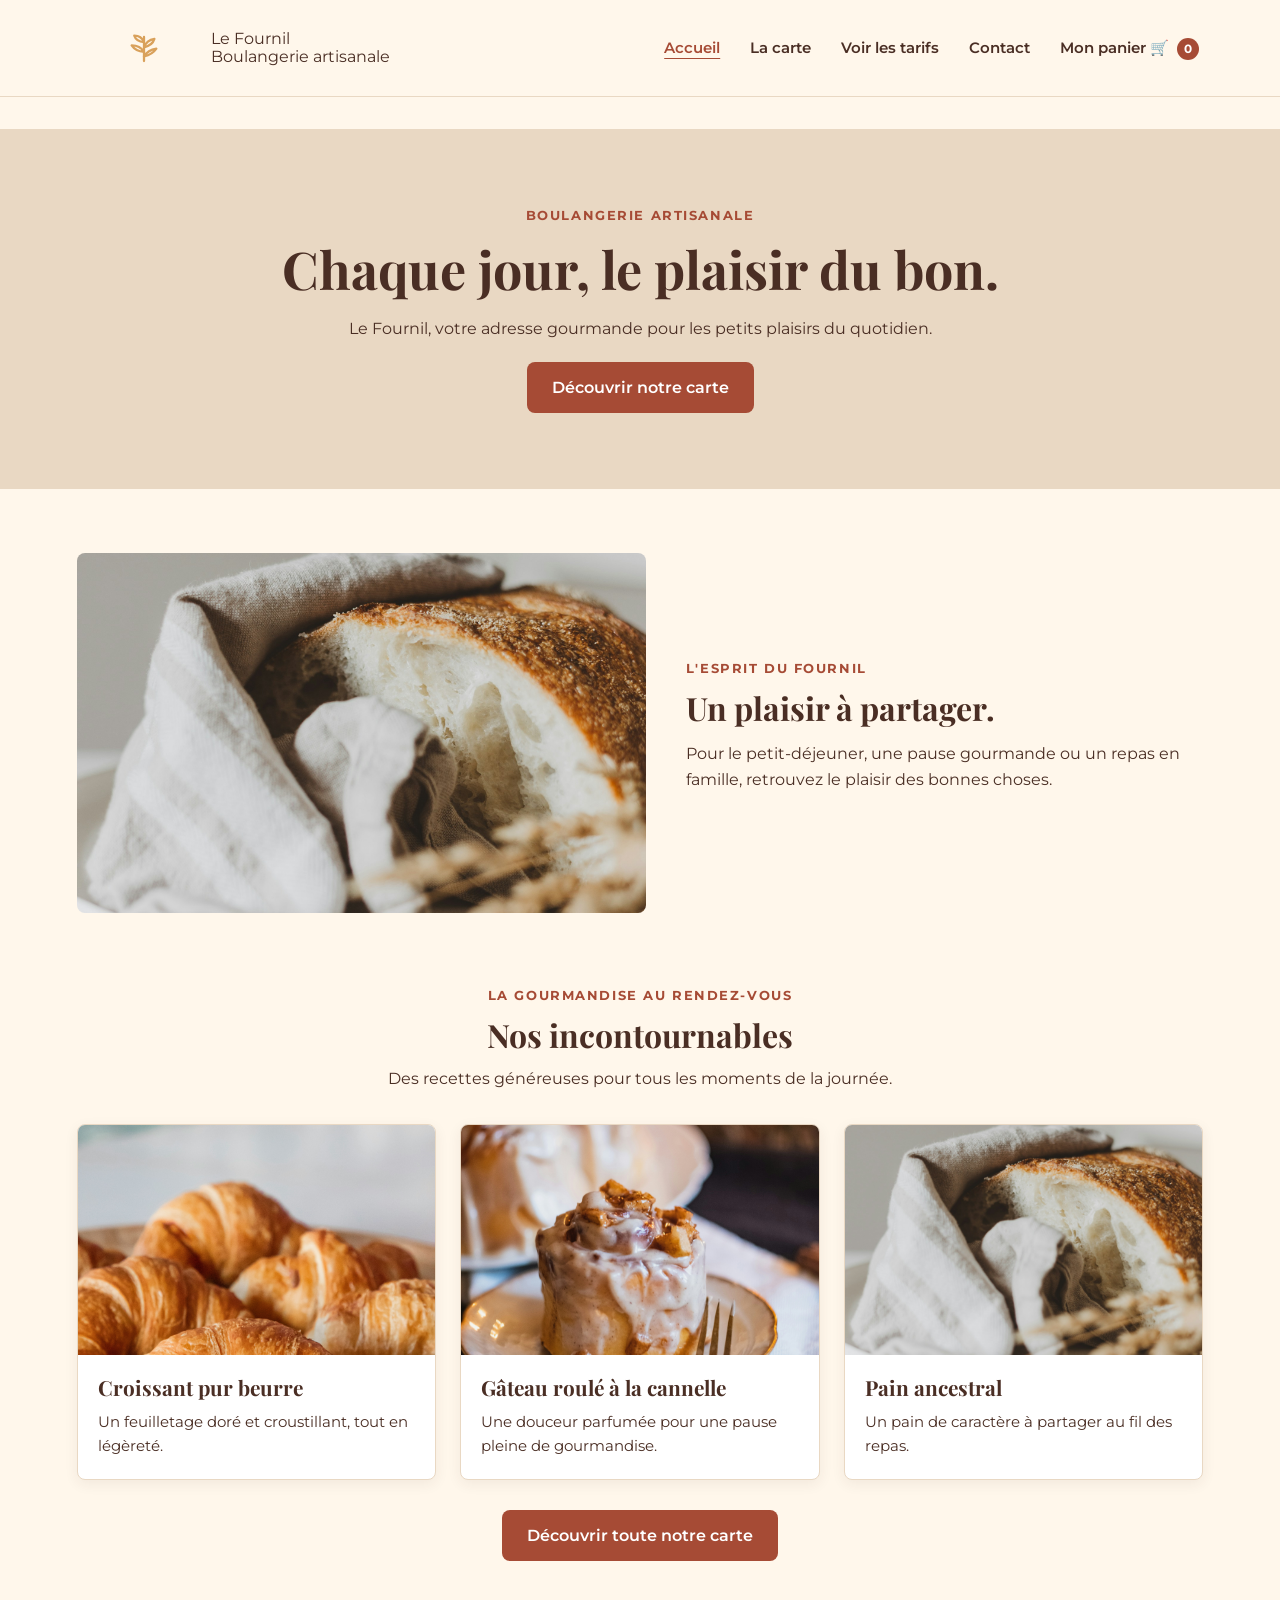
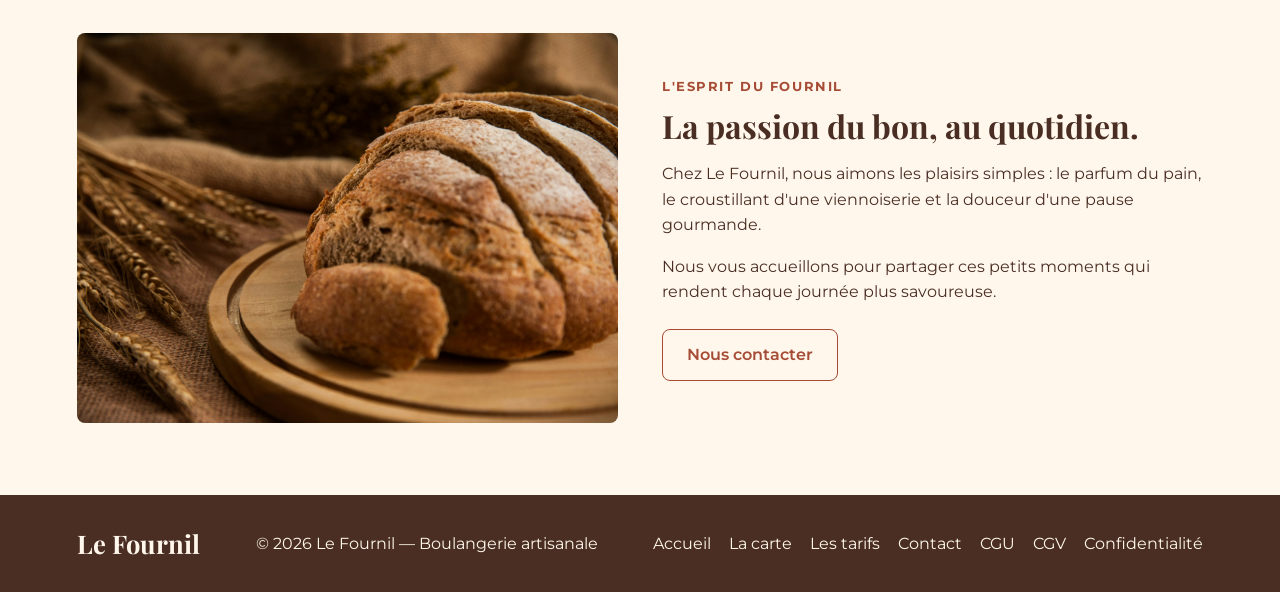
<file: index.html/index.html>
<!DOCTYPE html>
<html lang="fr">
<head>
    <meta charset="UTF-8"> <!--ENCODAGE DES CARACTÈRES-->
    <meta name="viewport" content="width=device-width, initial-scale=1.0"> <!--AFFICHAGE RESPONSIVE-->

    <title>Le Fournil - Boulangerie artisanale</title>

    <!--LIAISON AVEC LE FICHIER CSS-->
    <link rel="stylesheet" href="./assets/CSS/style.css">





</head> <!--MÉTADONNÉES DU DOCUMENT-->
<body> <!--CORPS DU DOCUMENT--> 

    <!--En-tête et bannière--> 
    <header class="entete">
        

<a class="logo" href="index.html"> <!--LOGO DU FOURNIL--> <!--Le logo est cliquable et renvoie vers l'accueil.
                                                          La classe logo permet de mettre en forme l'ensemble du logo en CSS.-->
    </a>

    <!-- MOTIF SVG DU LOGO 
    svg signifie Scalable Vector Graphics.
    Il permet de dessiner des formes avec du code plutôt que d'utiliser une image matricielle.
                viewBox définit le repère de dessin.
                xmlns identifie le format SVG.
                aria-hidden="true" masque ce motif décoratif aux technologies d'assistance, car le nom du logo est déjà fourni par le texte associé.
                currentColor permet au motif d'utiliser la couleur de texte définie en CSS.-->
    <svg
        class="logo-motif"
        viewBox="0 0 120 48"
        xmlns="http://www.w3.org/2000/svg"
        aria-hidden="true"
    >


     <!--Le groupe <g> rassemble plusieurs tracés.
                fill="none" supprime le remplissage.
                stroke="currentColor" définit la couleur du contour.
                stroke-width règle l'épaisseur du trait.
                Les propriétés linecap et linejoin arrondissent les extrémités et les angles.-->
    <!-- path représente la tige centrale et l'épi stylisé -->
        <g
            fill="none"
            stroke="currentColor"
            stroke-width="3.5"
            stroke-linecap="round"
            stroke-linejoin="round"
        >
            <path d="M60 44 Q60 25 60 7"/>
            <path d="M60 15 Q48 14 45 5 Q56 5 60 15"/>
            <path d="M60 23 Q73 20 76 10 Q64 12 60 23"/>
            <path d="M60 30 Q47 29 41 20 Q54 20 60 30"/>
            <path d="M60 37 Q73 34 79 25 Q66 27 60 37"/>
        </g>
    </svg>






      <!--IDENTITÉ TEXTUELLE DU LOGO
        Les balises <span> regroupent des portions de texte sans créer de nouveau bloc.
        Elles permettent de styliser séparément le nom et la signature en CSS. -->
    <span class="logo-texte">
        <span class="logo-nom">Le Fournil</span>
        <span class="logo-signature">Boulangerie artisanale</span>
    </span>
</a>


    <!--NAVIGATION PRINCIPALE
        <nav> identifie une zone de navigation.
        aria-label donne un nom à cette navigation pour les technologies d'assistance. -->

        <nav aria-label="Navigation principale">
        <ul>
            <li><a href="index.html" aria-current="page">Accueil</a></li>
            <li><a href="carte.html">La carte</a></li>
            <li><a href="carte.html#tarifs">Voir les tarifs</a></li>
    <!-- LIEN D'ANCRE
    Le symbole # indique une cible identifiée par son attribut id dans la page de destination.
    Ici, le navigateur ouvre carte.html et cherche l'élément dont l'identifiant est "tarifs".
    La section correspondante doit donc posséder id="tarifs" dans carte.html. -->
            <li><a href="contact.html">Contact</a></li>

            <li><a href="panier.html">Mon panier 🛒
                <span class="compteur-panier" data-compteur-panier>0</span>
    <!--ACCÈS AU PANIER
    data-compteur-panier est un attribut HTML personnalisé commençant par data-.
    JavaScript peut rechercher cet attribut pour afficher le nombre d'articles dans le panier.
    La valeur initiale affichée est ici 0.-->
            </a></li>
        </ul>
        </nav>
</header>

    

<!--CONTENU PRINCIPAL DE LA PAGE-->
     
<main>

    <!-- BANNIÈRE D'ACCUEIL 
     La classe hero permet de styliser cette zone principale, souvent appelée "hero section".
    id="accueil" donne un identifiant unique à la section.
    Un lien peut cibler cet identifiant avec #accueil.-->
    <section class="hero" id="accueil">

        <p class="surtitre">Boulangerie artisanale</p> <!-- Surtitre : texte introductif de la section -->


    <!--TITRE PRINCIPAL H1
    Le titre <h1> exprime le sujet principal de la page. 
    Les titres structurent le contenu et facilitent sa compréhension.-->
        <h1>Chaque jour, le plaisir du bon.</h1>


     <!-- Texte de présentation de la boulangerie -->
        <p>
            Le Fournil, votre adresse gourmande
            pour les petits plaisirs du quotidien.
        </p>



    <!--BOUTON D'ACCÈS AU CATALOGUE
    Il s'agit d'un lien HTML et non d'un bouton JavaScript : son rôle est de changer de page.
    Les classes btn et btn-principal permettent de lui appliquer le style défini dans style.css. -->
        <a class="btn btn-principal" href="carte.html">
            Découvrir notre carte
        </a>


    <!--PHOTO ET TEXTE DE PRÉSENTATION-->
    </section>

    <!-- Cette section associe une photographie à un texte de présentation de l'identité de la boulangerie.-->
    <section class="photo-vitrine">

     <!--IMAGE DE VITRINE
    src indique le chemin vers le fichier image.
    alt fournit une description textuelle utile si l'image ne peut pas être affichée et pour les utilisateurs de lecteurs d'écran.
    Le chemin est relatif à index.html.
    Le nom et les majuscules/minuscules doivent correspondre au fichier réellement présent.-->
        <img
            src="./assets/images/ellie-ellien-lJxYfjJRVto-unsplash.jpg"
            alt="Pain artisanal à la croûte dorée"
        >

    <!-- Conteneur permettant de mettre en forme le texte -->    
        <div class="photo-texte">
            <p class="surtitre">L'esprit du Fournil</p>



    <!-- Sous-partie du contenu -->        
            <h2>Un plaisir à partager.</h2>

            <p>
                Pour le petit-déjeuner, une pause gourmande
                ou un repas en famille, retrouvez le plaisir
                des bonnes choses.
            </p>
        </div>
    </section>





    

<!-- Section : Nos incontournables -->
<!--Les classes incontournables, grille-produits et produit-accueil seront utilisées par le CSS pour organiser et présenter les cartes produits.-->

<section class="incontournables">


 <!-- Introduction de la section -->
    <div class="incontournables-intro">
        <p class="surtitre">La gourmandise au rendez-vous</p>
        <h2>Nos incontournables</h2>
        <p>
            Des recettes généreuses pour tous les moments
            de la journée.
        </p>
    </div>



<!--GRILLE DES PRODUITS
Le conteneur grille-produits regroupe les cartes.
Le CSS peut utiliser Grid ou Flexbox pour organiser ces cartes et adapter leur disposition à l'écran. -->
    <div class="grille-produits">



<!--CARTE PRODUIT 1
    <article> représente un contenu autonome,ici une fiche consacrée à un produit.
    La classe produit-accueil permet d'appliquer un style commun à chaque carte.-->       
        <article class="produit-accueil">
            <img
                class="photo-croissant"
                src="./assets/images/aurela-redenica-y4__jFIV1F8-unsplash(1).jpg"
                alt="Croissants pur beurre dorés"
            >
            <div class="produit-contenu">  <!-- Regroupe le titre et la description -->
                <h3>Croissant pur beurre</h3>
                <p>
                    Un feuilletage doré et croustillant,
                    tout en légèreté.
                </p>
            </div>
        </article>

<!-- CARTE PRODUIT 2 -->
        <article class="produit-accueil">
            <img
                class="photo-roule"
                src="./assets/images/diliara-garifullina-klFddq7zA9I-unsplash.jpg"
                alt="Gâteau roulé à la cannelle"
            >
            <div class="produit-contenu">
                <h3>Gâteau roulé à la cannelle</h3>
                <p>
                    Une douceur parfumée pour une pause
                    pleine de gourmandise.
                </p>
            </div>
        </article>

<!-- CARTE PRODUIT 3 -->
        <article class="produit-accueil">
            <img
                class="photo-pain"
                src="./assets/images/ellie-ellien-lJxYfjJRVto-unsplash.jpg"
                alt="Pain artisanal à la croûte dorée"
            >
            <div class="produit-contenu">
                <h3>Pain ancestral</h3>
                <p>
                    Un pain de caractère à partager
                    au fil des repas.
                </p>
            </div>
        </article>

    </div>




<!--LIEN VERS LE CATALOGUE COMPLET
    Cette zone contient un lien permettant de découvrir tous les produits sur carte.html.
    Les deux classes btn servent à la mise en forme.-->
    <div class="incontournables-action">
        <a href="carte.html" class="btn btn-principal">
            Découvrir toute notre carte
        </a>
    </div>

</section>




<!-- Section : Notre savoir-faire -->
<!--Cette section présente les valeurs de la boulangerie.
    Elle associe une image à un texte et à un lien vers la page de contact.-->
<section class="savoir-faire">

    <div class="savoir-faire-photo"> <!-- Conteneur de la photographie -->
        <img
            src="./assets/images/charles-chen-0keGhiSw9kY-unsplash.jpg"
            alt="Pain artisanal préparé avec soin"
        >
    </div>

    <div class="savoir-faire-texte"> <!-- Conteneur du texte de présentation -->
        <p class="surtitre">L'esprit du Fournil</p>

        <h2>La passion du bon, au quotidien.</h2>

        <p>
            Chez Le Fournil, nous aimons les plaisirs simples :
            le parfum du pain, le croustillant d'une viennoiserie
            et la douceur d'une pause gourmande.
        </p>

        <p>
            Nous vous accueillons pour partager ces petits
            moments qui rendent chaque journée plus savoureuse.
        </p>


<!--LIEN VERS LE FORMULAIRE DE CONTACT
    Le visiteur peut accéder à contact.html pour consulter les informations de contact et utiliser le formulaire qui y est proposé.-->
        <a href="contact.html" class="btn btn-secondaire">
            Nous contacter
        </a>
    </div>

</section>

</main>






<!-- Pied de page commun -->
<footer class="pied-page">

    <p class="signature-footer">  <!-- Signature textuelle de la boulangerie -->
        Le Fournil
    </p>



<!--MENTION DE COPYRIGHT
    Le symbole © indique une mention de droit d'auteur.
    L'année affichée ici est une information écrite manuellement dans le HTML.-->
    <p>
        © 2026 Le Fournil — Boulangerie artisanale
    </p>


<!--NAVIGATION SECONDAIRE
    Cette navigation reprend les principaux liens pour permettre au visiteur de se déplacer facilement depuis le bas de la page.
    L'attribut aria-label distingue cette navigation de celle située dans l'en-tête.-->
    
    <nav aria-label="Navigation de pied de page">
     <ul>
        <li><a href="index.html">Accueil</a></li>
        <li><a href="carte.html">La carte</a></li>
        <li><a href="carte.html#tarifs">Les tarifs</a></li>
        <li><a href="contact.html">Contact</a></li>
        <li><a href="cgu.html">CGU</a></li>
        <li><a href="cgv.html">CGV</a></li>
        <li><a href="confidentialite.html">Confidentialité</a></li>
     </ul>
    </nav>


</footer>

    </body>
</html>
</file>
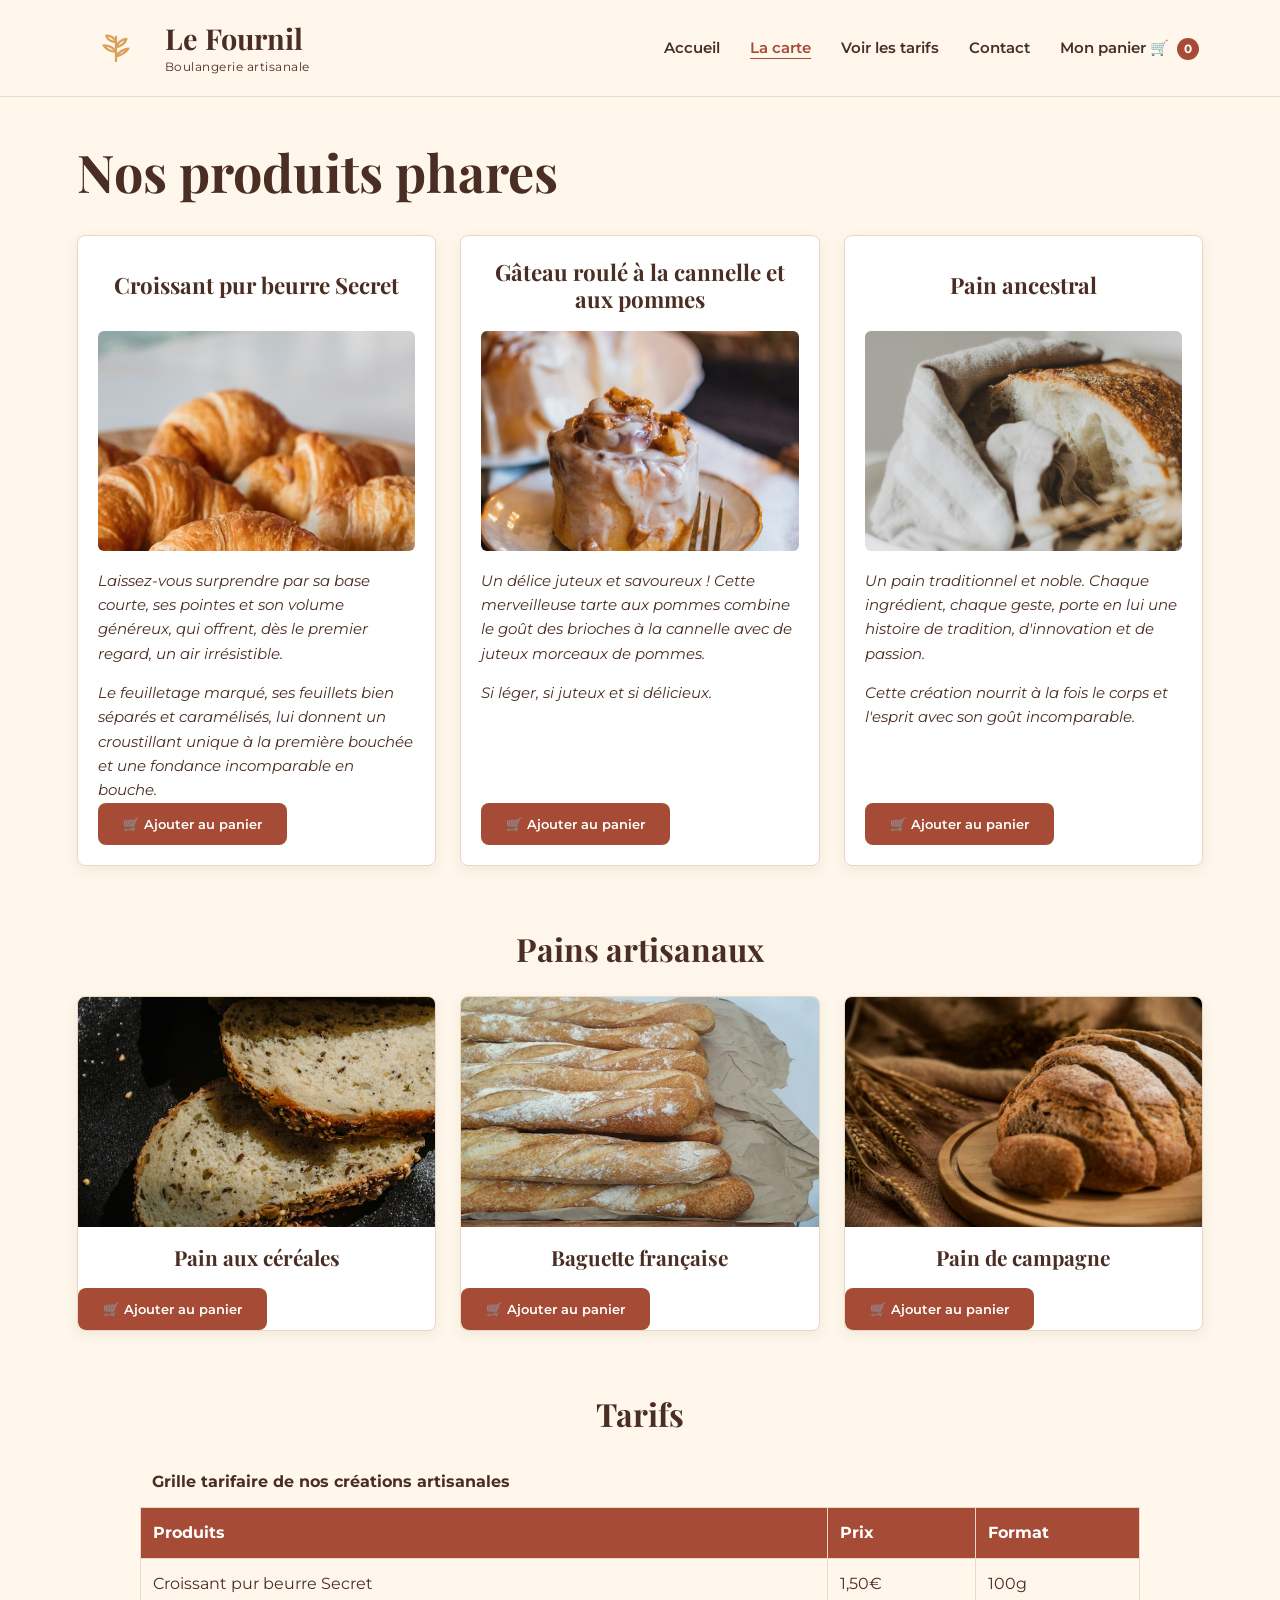
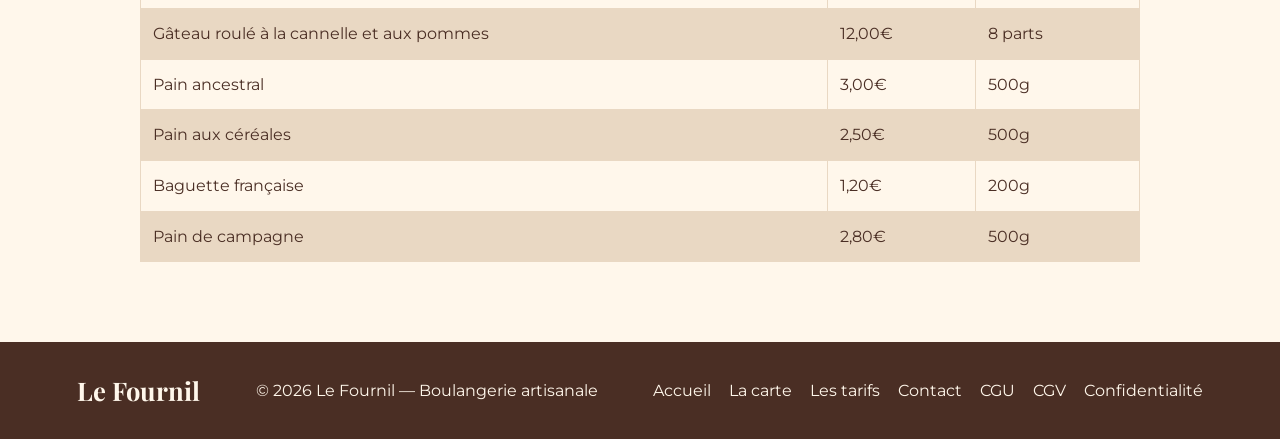
<file: index.html/carte.html>
<!DOCTYPE html>
<html lang="fr">
<head>
    <meta charset="UTF-8">
    <meta name="viewport" content="width=device-width, initial-scale=1.0">
    <title>Le Fournil - Boulangerie artisanale</title>
    <link rel="stylesheet" href="./assets/CSS/style.css">
    <script src="./assets/JS/panier.js" defer></script>   <!--CHARGEMENT DU JAVASCRIPT
                                                        Ce script gère les interactions du panier.defer permet au navigateur d'analyser le HTML pendant
                                                        le téléchargement du script, puis d'exécuter celui-ci après l'analyse du document.
                                                        Les boutons d'ajout au panier utilisent des classes et des attributs data-* que le script peut rechercher.
                                                           SCRIPT permet d'intégrer un fichier JavaScript externe.
                                                           src indique le chemin du fichier panier.js.
                                                           defer permet au navigateur de télécharger le script sans bloquer l'analyse du HTML, 
                                                           puis de l'exécuter une fois le document analysé.
                                                        Ce script gère notamment l'ajout des produits au panier. -->
    


</head> <!-- MÉTADONNÉES ET RESSOURCES-->
<body>
    
<header class="entete">
    

 <!--LOGO CLIQUABLE
    Le lien renvoie vers index.html, donc vers l'accueil.
    La classe logo permet de mettre en forme le logo.-->
<a class="logo" href="index.html">


<!--viewBox définit les coordonnées du dessin.
    xmlns identifie le format SVG.
    aria-hidden="true" indique que ce motif est décoratif et peut être ignoré par les lecteurs d'écran, puisque le nom du commerce est écrit juste à côté. -->
    <svg
        class="logo-motif"
        viewBox="0 0 120 48"
        xmlns="http://www.w3.org/2000/svg"
        aria-hidden="true"
    >


<!-- <g> regroupe les tracés du dessin.
    fill="none" supprime le remplissage.
    stroke="currentColor" utilise la couleur de texte définie par le CSS.
    stroke-width règle l'épaisseur des traits.
    stroke-linecap et stroke-linejoin règlent la forme des extrémités et des raccords.-->
        <g
            fill="none"
            stroke="currentColor"
            stroke-width="3.5"
            stroke-linecap="round"
            stroke-linejoin="round"
        >

<!-- Tracés constituant le motif végétal -->
            <path d="M60 44 Q60 25 60 7"/>
            <path d="M60 15 Q48 14 45 5 Q56 5 60 15"/>
            <path d="M60 23 Q73 20 76 10 Q64 12 60 23"/>
            <path d="M60 30 Q47 29 41 20 Q54 20 60 30"/>
            <path d="M60 37 Q73 34 79 25 Q66 27 60 37"/>
        <!-- PATH : L'attribut d contient les coordonnées du dessin. -->
        </g>
    </svg>



 <!--PARTIE TEXTUELLE DU LOGO
    Les balises span regroupent des textes en ligne.
    Les classes permettent de styliser séparément le nom du commerce et sa signature en CSS.-->
    <span class="logo-texte">
        <span class="logo-nom">Le Fournil</span>
        <span class="logo-signature">Boulangerie artisanale</span>
    </span>




<!--NAVIGATION PRINCIPALE
    <nav> identifie une zone de navigation.
    aria-label donne un nom à cette zone pour les technologies d'assistance.
    <ul> crée une liste non ordonnée.
    Chaque <li> représente un élément de cette liste.
    Les balises <a> créent les liens de navigation.-->
</a>
    <nav aria-label="Navigation principale">
        <ul>
            <li><a href="index.html">Accueil</a></li>
            <li><a href="carte.html" aria-current="page">La carte</a></li>
            <li><a href="carte.html#tarifs">Voir les tarifs</a></li>
            <li><a href="contact.html">Contact</a></li>
            <li><a href="panier.html">Mon panier 🛒
                <span class="compteur-panier" data-compteur-panier>0</span>
            </a></li>
        </ul>
    </nav>
</header>


        <main>

        <!--TITRE PRINCIPAL
            La mise en gras est généralement obtenue par défaut, mais son apparence peut être modifiée par le CSS.-->
            <h1><strong>Nos produits phares</strong></h1>

            <!--SECTION DES PRODUITS PHARES
                La classe produits-phares permet au CSS de cibler cette section pour organiser et présenter son contenu.-->
                <section class="produits-phares"> 

                    
                    <article>
                    <h2>Croissant pur beurre Secret</h2>
                    <!-- Ce titre s'affichera visuellement -->

                    <img src="./assets/images/aurela-redenica-y4__jFIV1F8-unsplash(1).jpg" alt="Croissant pur beurre Secret" width="300">
                   
                     
                
                        <p><i>Laissez-vous surprendre par sa base courte, ses pointes et son volume généreux, qui offrent, dès le premier regard, un air irrésistible. </i></p>
                        <p><i>Le feuilletage marqué, ses feuillets bien séparés et caramélisés, lui donnent un croustillant unique à la première bouchée et une fondance incomparable en bouche.</i></p>
                    

                    <!--Les attributs data-id, data-nom et data-prix servent à transmettre au JavaScript l'identifiant, le nom et le prix de chaque produit.
                    Il est donc important de ne pas les modifier en ajoutant les commentaires.-->
                        <button
                            type="button"
                            class="btn btn-principal ajouter-panier"
                            data-id="croissant"
                            data-nom="Croissant pur beurre Secret"
                            data-prix="1.50"
                            >
                             🛒 Ajouter au panier
                        </button>
                    </article>

                    <article>
                    <h2>Gâteau roulé à la cannelle et aux pommes</h2>
                     <!-- Ce titre s'affichera visuellement -->

                    <img src="./assets/images/diliara-garifullina-klFddq7zA9I-unsplash.jpg" alt="Gâteau roulé à la cannelle et aux pommes" width="300">
                   
                        <p><i>Un délice juteux et savoureux ! Cette merveilleuse tarte aux pommes combine le goût des brioches à la cannelle avec de juteux morceaux de pommes.</i></p>
                        <p><i>Si léger, si juteux et si délicieux.</i></p>
                    


                    <!--BOUTON D'AJOUT AU PANIER
                        type="button" évite que ce bouton soumette involontairement un formulaire.
                        class contient trois classes :
                                btn et btn-principal servent au style CSS ;
                                ajouter-panier permet au JavaScript de retrouver les boutons d'ajout au panier.
                        Les attributs data-* transmettent les données du produit au script panier.js. -->
                        <button
                            type="button"
                            class="btn btn-principal ajouter-panier"
                            data-id="gâteau-roulé"
                            data-nom="Gâteau roulé à la cannelle et aux pommes"
                            data-prix="12.00"
                            >
                             🛒 Ajouter au panier
                        </button>
                    </article>

                    <article>
                    <h2>Pain ancestral</h2>
                     <!-- Ce titre s'affichera visuellement -->
                      
                    <img src="./assets/images/ellie-ellien-lJxYfjJRVto-unsplash.jpg" alt="Pain ancestral" width="300">
                   
                    <p><i>Un pain traditionnel et noble. Chaque ingrédient, chaque geste, porte en lui une histoire de tradition, d'innovation et de passion. </i></p>
                    <p><i>Cette création nourrit à la fois le corps et l'esprit avec son goût incomparable.</i></p>

                    <button
                            type="button"
                            class="btn btn-principal ajouter-panier"
                            data-id="pain-ancestral"
                            data-nom="Pain ancestral"
                            data-prix="3.00"
                            >
                             🛒 Ajouter au panier
                        </button>
                    </article>
                </section>
           
    
<!-- Section : Pains artisanaux -->
    
<section class="section-pains"> <!-- permet au CSS de cibler l'ensemble de la zone. -->

    <h2>Pains artisanaux</h2>

    <div class="grille-pains">

        <article class="carte-pain">
            <img
                src="./assets/images/helen-van-8ctLZdT67_I-unsplash.jpg"
                alt="Pain aux céréales"
            >
            <h3>Pain aux céréales</h3>


            <!--Le bouton utilise la même classe ajouter-panier que les autres produits.
                Le script peut donc traiter tous ces boutons avec une logique commune.-->
            <button
                type="button"
                class="btn btn-principal ajouter-panier"
                data-id="pain-aux-céréales"
                data-nom="Pain aux céréales"
                data-prix="2.50"
                >
                🛒 Ajouter au panier
            </button>
        </article>

        <article class="carte-pain">
            <img
                src="./assets/images/sergio-arze-BXeJttTeD_s-unsplash.jpg"
                alt="Baguettes françaises"
            >
            <h3>Baguette française</h3>
            <button
                type="button"
                class="btn btn-principal ajouter-panier"
                data-id="baguette-française"
                data-nom="Baguette française"
                data-prix="1.20"
                >
                🛒 Ajouter au panier
            </button>
        </article>

        <article class="carte-pain">
            <img
                src="./assets/images/charles-chen-0keGhiSw9kY-unsplash.jpg"
                alt="Pain de campagne"
            >
            <h3>Pain de campagne</h3>

            <button
                type="button"
                class="btn btn-principal ajouter-panier"
                data-id="pain-de-campagne"
                data-nom="Pain de campagne"
                data-prix="2.80"
                >
                🛒 Ajouter au panier
            </button>
        </article>

    </div>

</section>


            <!-- Section : Tarifs (avec l'ID pour l'ancre) -->
             

            <section id="tarifs" class="section-tarifs">

                <h2>Tarifs</h2>

            <table> <!--représente des données organisées en lignes et en colonnes.
                    Un tableau est adapté ici à la comparaison des produits, de leurs prix et de leurs formats.-->


                 <!--LÉGENDE DU TABLEAU
                        <caption> fournit un titre descriptif au tableau. 
                        Il aide à comprendre son sujet, notamment pour les technologies d'assistance.-->
                <caption>Grille tarifaire de nos créations artisanales</caption>

                    <thead> <!--regroupe les cellules d'en-tête -->
                        <tr> <!-- représente une ligne -->
                            <th>Produits</th> <!-- représente une cellule d'en-tête -->
                            <th>Prix</th>
                            <th>Format</th>
                        </tr>
                    </thead>




                 <!--CORPS DU TABLEAU
                        <tbody> regroupe les lignes contenant les données tarifaires.
                        <td> représente une cellule de données.-->
                    <tbody>

                        <tr>
                            <td>Croissant pur beurre Secret</td>
                            <td>1,50€</td>
                            <td>100g</td>
                        </tr>
                        <tr>
                            <td>Gâteau roulé à la cannelle et aux pommes</td>
                            <td>12,00€</td>
                            <td>8 parts</td>
                        </tr>
                        <tr>
                            <td>Pain ancestral</td>
                            <td>3,00€</td>
                            <td>500g</td>
                        </tr>
                        <tr>
                            <td>Pain aux céréales</td>
                            <td>2,50€</td>
                            <td>500g</td>
                        </tr>
                        <tr>
                            <td>Baguette française</td>
                            <td>1,20€</td>
                            <td>200g</td>
                        </tr>
                        <tr>
                            <td>Pain de campagne</td>
                            <td>2,80€</td>
                            <td>500g</td>
                        </tr>

                    </tbody>
                    
                </table>
               
             </section>

        </main>

    
<!-- Pied de page commun -->
<footer class="pied-page">

    <p class="signature-footer"> <!-- Signature du commerce -->
        Le Fournil
    </p>

    <p>
        © 2026 Le Fournil — Boulangerie artisanale
        <!-- Mention de copyright et année affichée -->
    </p>

    <nav aria-label="Navigation de pied de page">
        <!-- NAVIGATION DE PIED DE PAGE -->

        <ul>
            <li><a href="index.html">Accueil</a></li>

            <!-- Accès à la page complète du catalogue -->
            <li><a href="carte.html">La carte</a></li>

            <!-- Accès direct à la section des tarifs -->
            <li>
                <a href="carte.html#tarifs">Les tarifs</a>
            </li>

            <li><a href="contact.html">Contact</a></li>

            <!-- Liens vers les pages juridiques -->
            <li><a href="cgu.html">CGU</a></li>
            <li><a href="cgv.html">CGV</a></li>
            <li><a href="confidentialite.html">Confidentialité</a></li>

        </ul>
    </nav>

</footer>


        </body>
        </html>
</file>
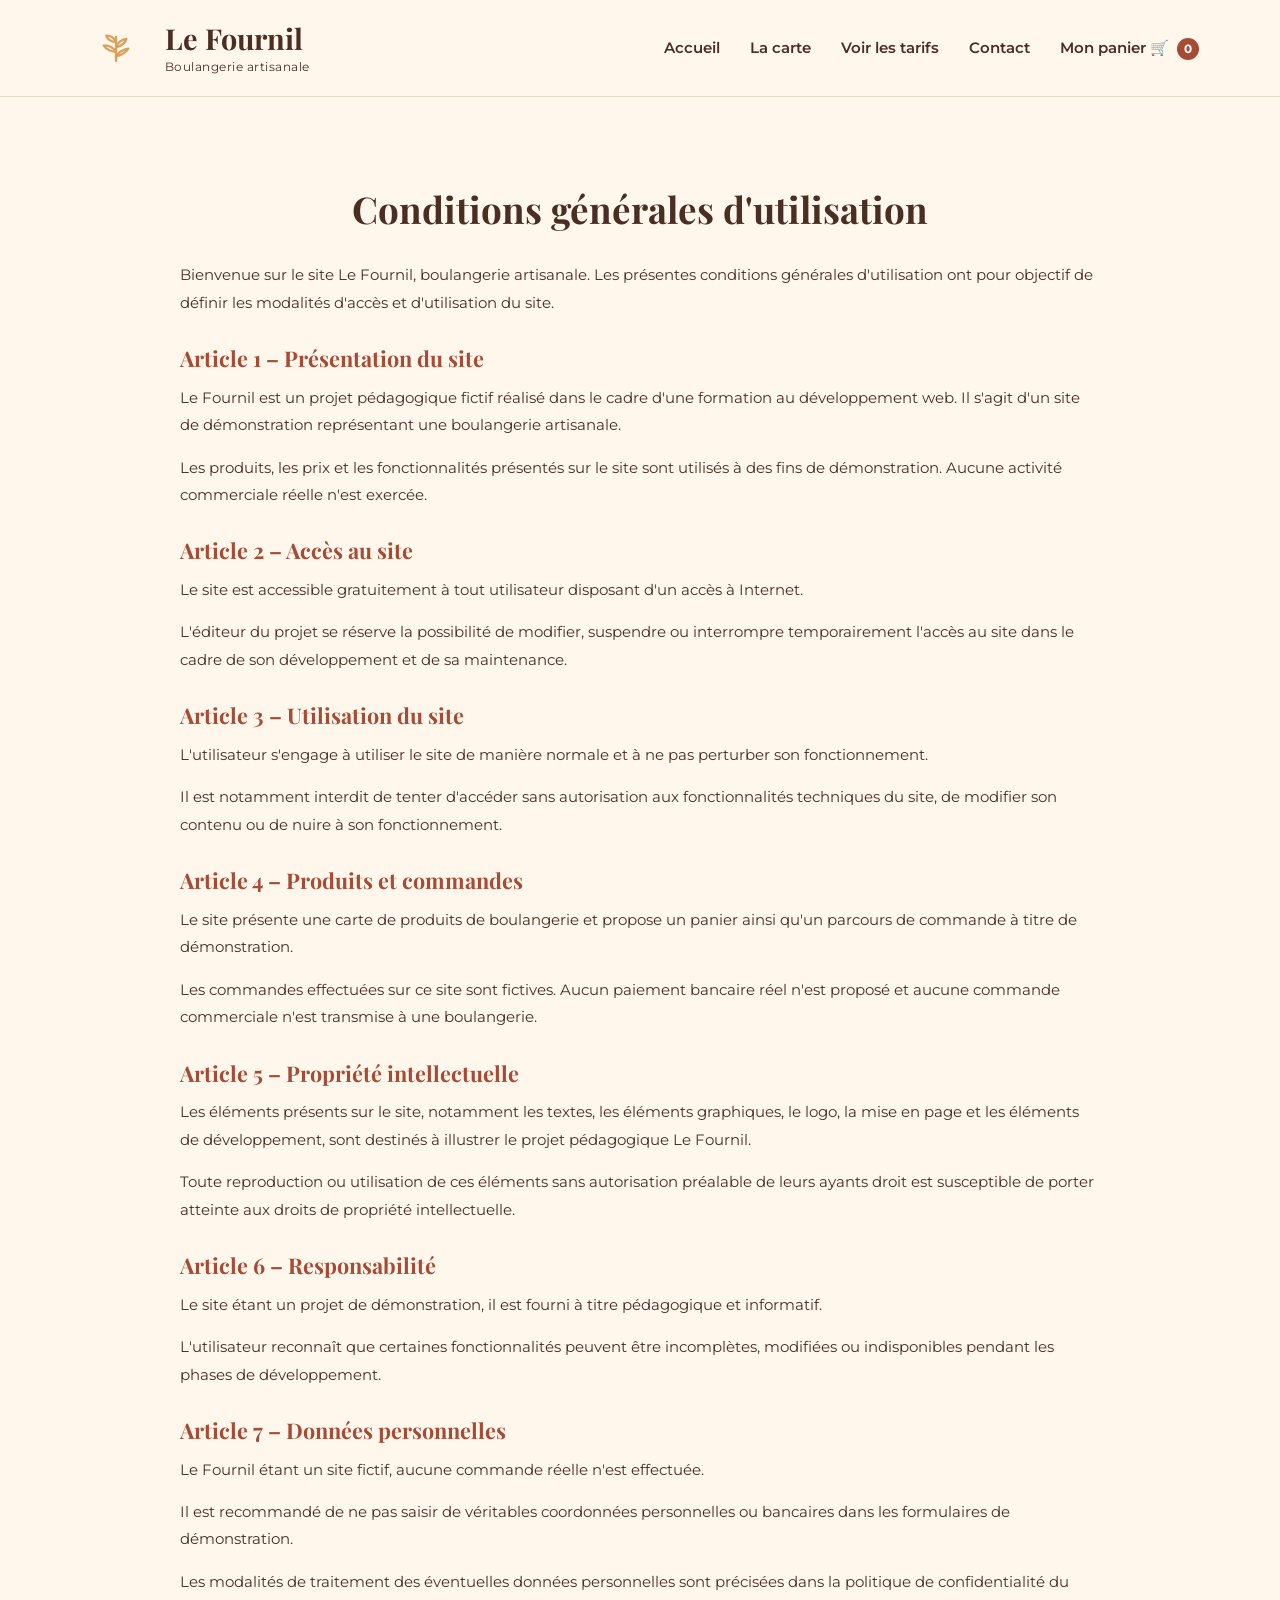
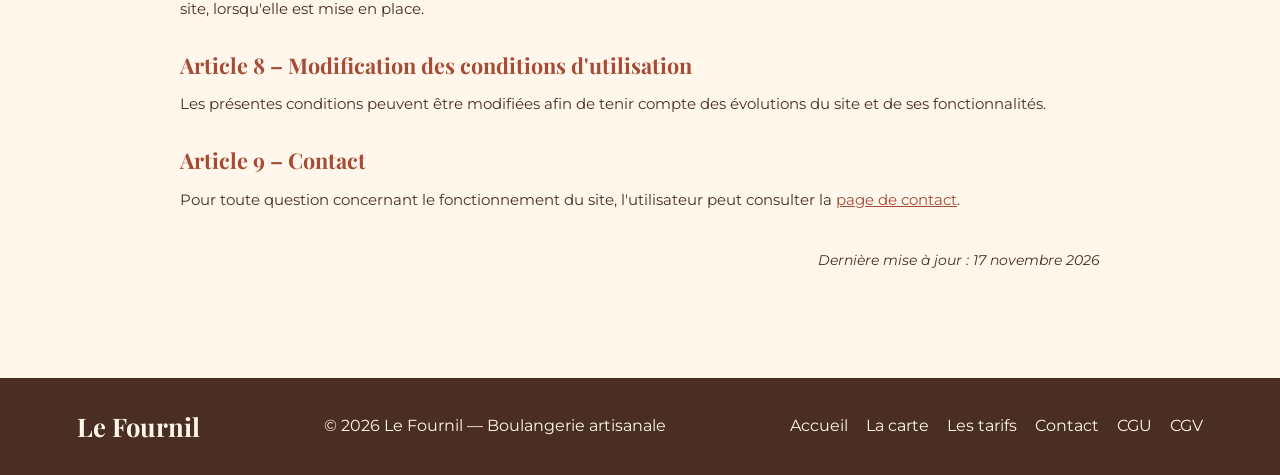
<file: index.html/cgu.html>
<!DOCTYPE html>
<html lang="fr">

<head>
    <meta charset="UTF-8">
    <meta name="viewport" content="width=device-width, initial-scale=1.0">

    <title>Conditions générales d'utilisation | Le Fournil</title>

    <meta name="description" content="Conditions générales d'utilisation du site fictif Le Fournil, boulangerie artisanale.">

    <!-- Feuille de style principale du site -->
    <link rel="stylesheet" href="assets/CSS/style.css">

</head>

<body>

    <!-- =========================================
         EN-TÊTE ET NAVIGATION PRINCIPALE
         ========================================= -->

    <header class="entete">

        <!-- LOGO DU FOURNIL -->
        <a class="logo" href="index.html" aria-label="Le Fournil - Accueil">

            <!-- MOTIF SVG DU LOGO -->
            <svg
                class="logo-motif"
                viewBox="0 0 120 48"
                xmlns="http://www.w3.org/2000/svg"
                aria-hidden="true"
            >
                <g
                    fill="none"
                    stroke="currentColor"
                    stroke-width="3.5"
                    stroke-linecap="round"
                    stroke-linejoin="round"
                >
                    <path d="M60 44 Q60 25 60 7"/>
                    <path d="M60 15 Q48 14 45 5 Q56 5 60 15"/>
                    <path d="M60 23 Q73 20 76 10 Q64 12 60 23"/>
                    <path d="M60 30 Q47 29 41 20 Q54 20 60 30"/>
                    <path d="M60 37 Q73 34 79 25 Q66 27 60 37"/>
                </g>
            </svg>

            <!-- IDENTITÉ TEXTUELLE DU LOGO -->
            <span class="logo-texte">
                <span class="logo-nom">Le Fournil</span>
                <span class="logo-signature">Boulangerie artisanale</span>
            </span>

        </a>

        <!-- NAVIGATION PRINCIPALE -->
        <nav aria-label="Navigation principale">
            <ul>
                <li><a href="index.html">Accueil</a></li>
                <li><a href="carte.html">La carte</a></li>
                <li><a href="carte.html#tarifs">Voir les tarifs</a></li>
                <li><a href="contact.html">Contact</a></li>

                <li>
                    <a href="panier.html">
                        Mon panier 🛒
                        <span class="compteur-panier" data-compteur-panier>0</span>
                    </a>
                </li>
            </ul>
        </nav>

    </header>


    <!-- =========================================
         CONTENU PRINCIPAL : CGU
         ========================================= -->

    <main class="contenu-legal">

        <section class="section-legale">

            <h1>Conditions générales d'utilisation</h1>

            <p>
                Bienvenue sur le site Le Fournil, boulangerie artisanale.
                Les présentes conditions générales d'utilisation ont pour
                objectif de définir les modalités d'accès et d'utilisation
                du site.
            </p>

            <h2>Article 1 – Présentation du site</h2>

            <p>
                Le Fournil est un projet pédagogique fictif réalisé dans
                le cadre d'une formation au développement web.
                Il s'agit d'un site de démonstration représentant
                une boulangerie artisanale.
            </p>

            <p>
                Les produits, les prix et les fonctionnalités présentés
                sur le site sont utilisés à des fins de démonstration.
                Aucune activité commerciale réelle n'est exercée.
            </p>

            <h2>Article 2 – Accès au site</h2>

            <p>
                Le site est accessible gratuitement à tout utilisateur
                disposant d'un accès à Internet.
            </p>

            <p>
                L'éditeur du projet se réserve la possibilité de modifier,
                suspendre ou interrompre temporairement l'accès au site
                dans le cadre de son développement et de sa maintenance.
            </p>

            <h2>Article 3 – Utilisation du site</h2>

            <p>
                L'utilisateur s'engage à utiliser le site de manière
                normale et à ne pas perturber son fonctionnement.
            </p>

            <p>
                Il est notamment interdit de tenter d'accéder sans
                autorisation aux fonctionnalités techniques du site,
                de modifier son contenu ou de nuire à son fonctionnement.
            </p>

            <h2>Article 4 – Produits et commandes</h2>

            <p>
                Le site présente une carte de produits de boulangerie
                et propose un panier ainsi qu'un parcours de commande
                à titre de démonstration.
            </p>

            <p>
                Les commandes effectuées sur ce site sont fictives.
                Aucun paiement bancaire réel n'est proposé et aucune
                commande commerciale n'est transmise à une boulangerie.
            </p>

            <h2>Article 5 – Propriété intellectuelle</h2>

            <p>
                Les éléments présents sur le site, notamment les textes,
                les éléments graphiques, le logo, la mise en page et
                les éléments de développement, sont destinés à illustrer
                le projet pédagogique Le Fournil.
            </p>

            <p>
                Toute reproduction ou utilisation de ces éléments sans
                autorisation préalable de leurs ayants droit est susceptible
                de porter atteinte aux droits de propriété intellectuelle.
            </p>

            <h2>Article 6 – Responsabilité</h2>

            <p>
                Le site étant un projet de démonstration, il est fourni
                à titre pédagogique et informatif.
            </p>

            <p>
                L'utilisateur reconnaît que certaines fonctionnalités
                peuvent être incomplètes, modifiées ou indisponibles
                pendant les phases de développement.
            </p>

            <h2>Article 7 – Données personnelles</h2>

            <p>
                Le Fournil étant un site fictif, aucune commande réelle
                n'est effectuée.
            </p>

            <p>
                Il est recommandé de ne pas saisir de véritables
                coordonnées personnelles ou bancaires dans les formulaires
                de démonstration.
            </p>

            <p>
                Les modalités de traitement des éventuelles données
                personnelles sont précisées dans la politique de
                confidentialité du site, lorsqu'elle est mise en place.
            </p>

            <h2>Article 8 – Modification des conditions d'utilisation</h2>

            <p>
                Les présentes conditions peuvent être modifiées afin
                de tenir compte des évolutions du site et de ses
                fonctionnalités.
            </p>

            <h2>Article 9 – Contact</h2>

            <p>
                Pour toute question concernant le fonctionnement du site,
                l'utilisateur peut consulter la
                <a href="contact.html">page de contact</a>.
            </p>

            <p class="date-mise-a-jour">
                Dernière mise à jour : 17 novembre 2026
            </p>

        </section>

    </main>


    <!-- =========================================
         PIED DE PAGE
         ========================================= -->

    <footer class="pied-page">

        <!-- SIGNATURE DE LA BOULANGERIE -->
        <p class="signature-footer">
            Le Fournil
        </p>

        <!-- MENTION DE COPYRIGHT -->
        <p>
            © 2026 Le Fournil — Boulangerie artisanale
        </p>

        <!-- NAVIGATION SECONDAIRE -->
        <nav aria-label="Navigation de pied de page">
            <ul>
                <li><a href="index.html">Accueil</a></li>
                <li><a href="carte.html">La carte</a></li>
                <li><a href="carte.html#tarifs">Les tarifs</a></li>
                <li><a href="contact.html">Contact</a></li>
                <li>
                    <a href="cgu.html" aria-current="page">CGU</a>
                </li>
                <li><a href="cgv.html">CGV</a></li>
            </ul>
        </nav>

    </footer>

    <!-- SCRIPT DE GESTION DU COMPTEUR DU PANIER -->
    <script src="assets/JS/panier.js"></script>

</body>
</html>
</file>
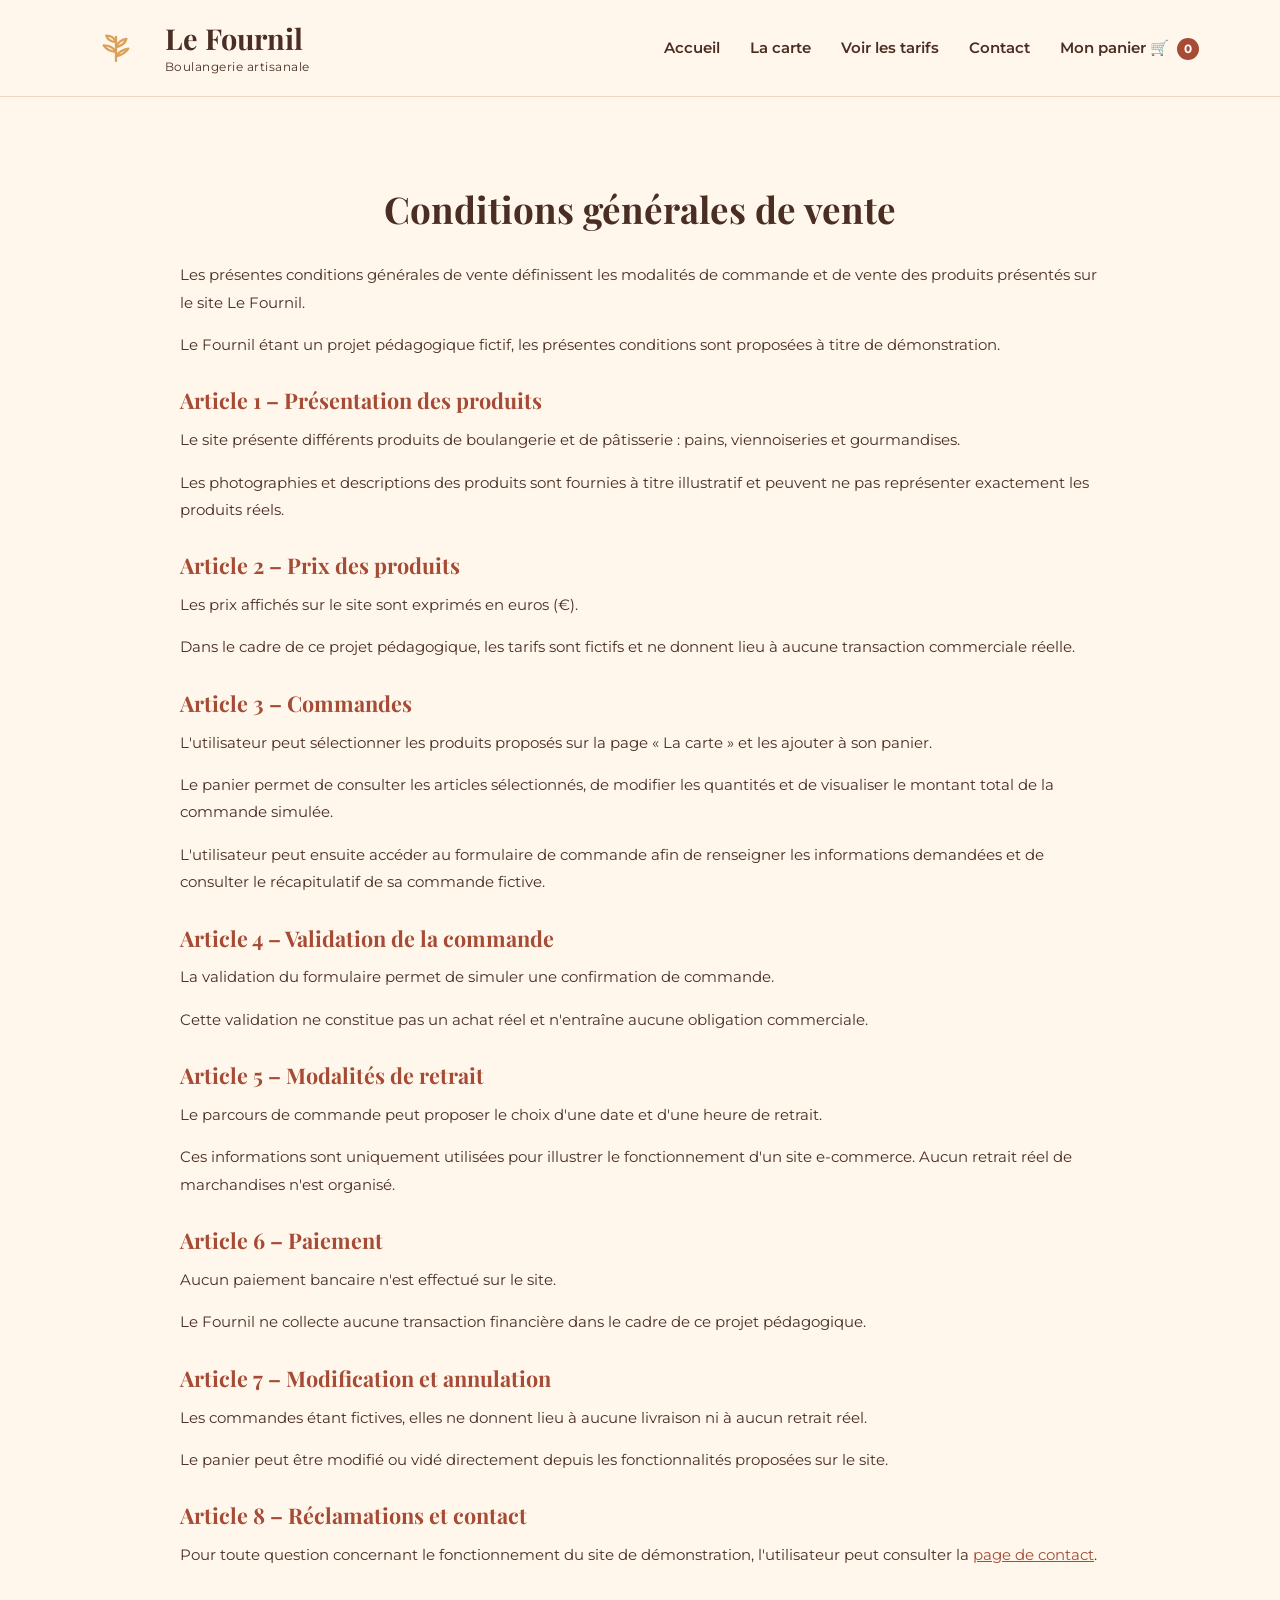
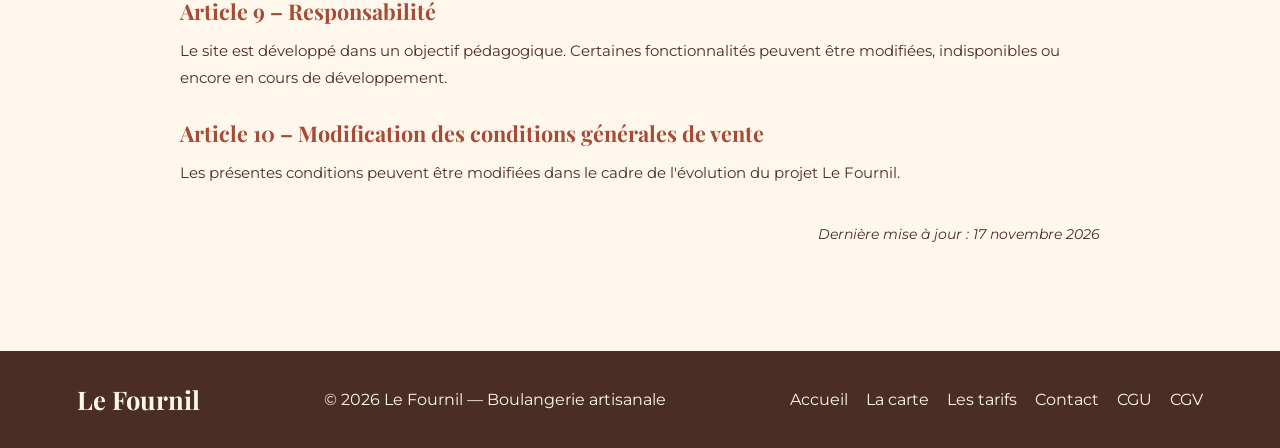
<file: index.html/cgv.html>
<!DOCTYPE html>
<html lang="fr">

<head>
    <meta charset="UTF-8">
    <meta name="viewport" content="width=device-width, initial-scale=1.0">

    <title>Conditions générales de vente | Le Fournil</title>

    <meta name="description" content="Conditions générales de vente du site fictif Le Fournil, boulangerie artisanale.">

    <!-- Feuille de style principale du site -->
    <link rel="stylesheet" href="assets/CSS/style.css">

</head>

<body>

    <!-- =========================================
         EN-TÊTE ET NAVIGATION PRINCIPALE
         ========================================= -->

    <header class="entete">

        <!-- LOGO DU FOURNIL -->
        <a class="logo" href="index.html" aria-label="Le Fournil - Accueil">

            <!-- MOTIF SVG DU LOGO -->
            <svg
                class="logo-motif"
                viewBox="0 0 120 48"
                xmlns="http://www.w3.org/2000/svg"
                aria-hidden="true"
            >
                <g
                    fill="none"
                    stroke="currentColor"
                    stroke-width="3.5"
                    stroke-linecap="round"
                    stroke-linejoin="round"
                >
                    <path d="M60 44 Q60 25 60 7"/>
                    <path d="M60 15 Q48 14 45 5 Q56 5 60 15"/>
                    <path d="M60 23 Q73 20 76 10 Q64 12 60 23"/>
                    <path d="M60 30 Q47 29 41 20 Q54 20 60 30"/>
                    <path d="M60 37 Q73 34 79 25 Q66 27 60 37"/>
                </g>
            </svg>

            <!-- IDENTITÉ TEXTUELLE DU LOGO -->
            <span class="logo-texte">
                <span class="logo-nom">Le Fournil</span>
                <span class="logo-signature">Boulangerie artisanale</span>
            </span>

        </a>

        <!-- NAVIGATION PRINCIPALE -->
        <nav aria-label="Navigation principale">
            <ul>
                <li><a href="index.html">Accueil</a></li>
                <li><a href="carte.html">La carte</a></li>
                <li><a href="carte.html#tarifs">Voir les tarifs</a></li>
                <li><a href="contact.html">Contact</a></li>

                <li>
                    <a href="panier.html">
                        Mon panier 🛒
                        <span class="compteur-panier" data-compteur-panier>0</span>
                    </a>
                </li>
            </ul>
        </nav>

    </header>


    
<!-- =========================================
     CONTENU PRINCIPAL : CGV
     ========================================= -->

<main class="contenu-legal">

    <section class="section-legale">

        <h1>Conditions générales de vente</h1>

        <p>
            Les présentes conditions générales de vente définissent
            les modalités de commande et de vente des produits
            présentés sur le site Le Fournil.
        </p>

        <p>
            Le Fournil étant un projet pédagogique fictif,
            les présentes conditions sont proposées à titre
            de démonstration.
        </p>

        <h2>Article 1 – Présentation des produits</h2>

        <p>
            Le site présente différents produits de boulangerie
            et de pâtisserie : pains, viennoiseries et gourmandises.
        </p>

        <p>
            Les photographies et descriptions des produits sont
            fournies à titre illustratif et peuvent ne pas
            représenter exactement les produits réels.
        </p>

        <h2>Article 2 – Prix des produits</h2>

        <p>
            Les prix affichés sur le site sont exprimés en euros (€).
        </p>

        <p>
            Dans le cadre de ce projet pédagogique, les tarifs
            sont fictifs et ne donnent lieu à aucune transaction
            commerciale réelle.
        </p>

        <h2>Article 3 – Commandes</h2>

        <p>
            L'utilisateur peut sélectionner les produits proposés
            sur la page « La carte » et les ajouter à son panier.
        </p>

        <p>
            Le panier permet de consulter les articles sélectionnés,
            de modifier les quantités et de visualiser le montant
            total de la commande simulée.
        </p>

        <p>
            L'utilisateur peut ensuite accéder au formulaire de
            commande afin de renseigner les informations demandées
            et de consulter le récapitulatif de sa commande fictive.
        </p>

        <h2>Article 4 – Validation de la commande</h2>

        <p>
            La validation du formulaire permet de simuler
            une confirmation de commande.
        </p>

        <p>
            Cette validation ne constitue pas un achat réel
            et n'entraîne aucune obligation commerciale.
        </p>

        <h2>Article 5 – Modalités de retrait</h2>

        <p>
            Le parcours de commande peut proposer le choix
            d'une date et d'une heure de retrait.
        </p>

        <p>
            Ces informations sont uniquement utilisées pour
            illustrer le fonctionnement d'un site e-commerce.
            Aucun retrait réel de marchandises n'est organisé.
        </p>

        <h2>Article 6 – Paiement</h2>

        <p>
            Aucun paiement bancaire n'est effectué sur le site.
        </p>

        <p>
            Le Fournil ne collecte aucune transaction financière
            dans le cadre de ce projet pédagogique.
        </p>

        <h2>Article 7 – Modification et annulation</h2>

        <p>
            Les commandes étant fictives, elles ne donnent lieu
            à aucune livraison ni à aucun retrait réel.
        </p>

        <p>
            Le panier peut être modifié ou vidé directement
            depuis les fonctionnalités proposées sur le site.
        </p>

        <h2>Article 8 – Réclamations et contact</h2>

        <p>
            Pour toute question concernant le fonctionnement
            du site de démonstration, l'utilisateur peut consulter
            la <a href="contact.html">page de contact</a>.
        </p>

        <h2>Article 9 – Responsabilité</h2>

        <p>
            Le site est développé dans un objectif pédagogique.
            Certaines fonctionnalités peuvent être modifiées,
            indisponibles ou encore en cours de développement.
        </p>

        <h2>Article 10 – Modification des conditions générales de vente</h2>

        <p>
            Les présentes conditions peuvent être modifiées
            dans le cadre de l'évolution du projet Le Fournil.
        </p>

        <p class="date-mise-a-jour">
            Dernière mise à jour : 17 novembre 2026
        </p>

    </section>

</main>


    <!-- =========================================
         PIED DE PAGE
         ========================================= -->

    <footer class="pied-page">

        <!-- SIGNATURE DE LA BOULANGERIE -->
        <p class="signature-footer">
            Le Fournil
        </p>

        <!-- MENTION DE COPYRIGHT -->
        <p>
            © 2026 Le Fournil — Boulangerie artisanale
        </p>

        <!-- NAVIGATION SECONDAIRE -->
        <nav aria-label="Navigation de pied de page">
            <ul>
                <li><a href="index.html">Accueil</a></li>
                <li><a href="carte.html">La carte</a></li>
                <li><a href="carte.html#tarifs">Les tarifs</a></li>
                <li><a href="contact.html">Contact</a></li>
                <li>
                    <a href="cgu.html" aria-current="page">CGU</a>
                </li>
                <li><a href="cgv.html">CGV</a></li>
            </ul>
        </nav>

    </footer>

    <!-- SCRIPT DE GESTION DU COMPTEUR DU PANIER -->
    <script src="assets/JS/panier.js"></script>

</body>
</html>
</file>
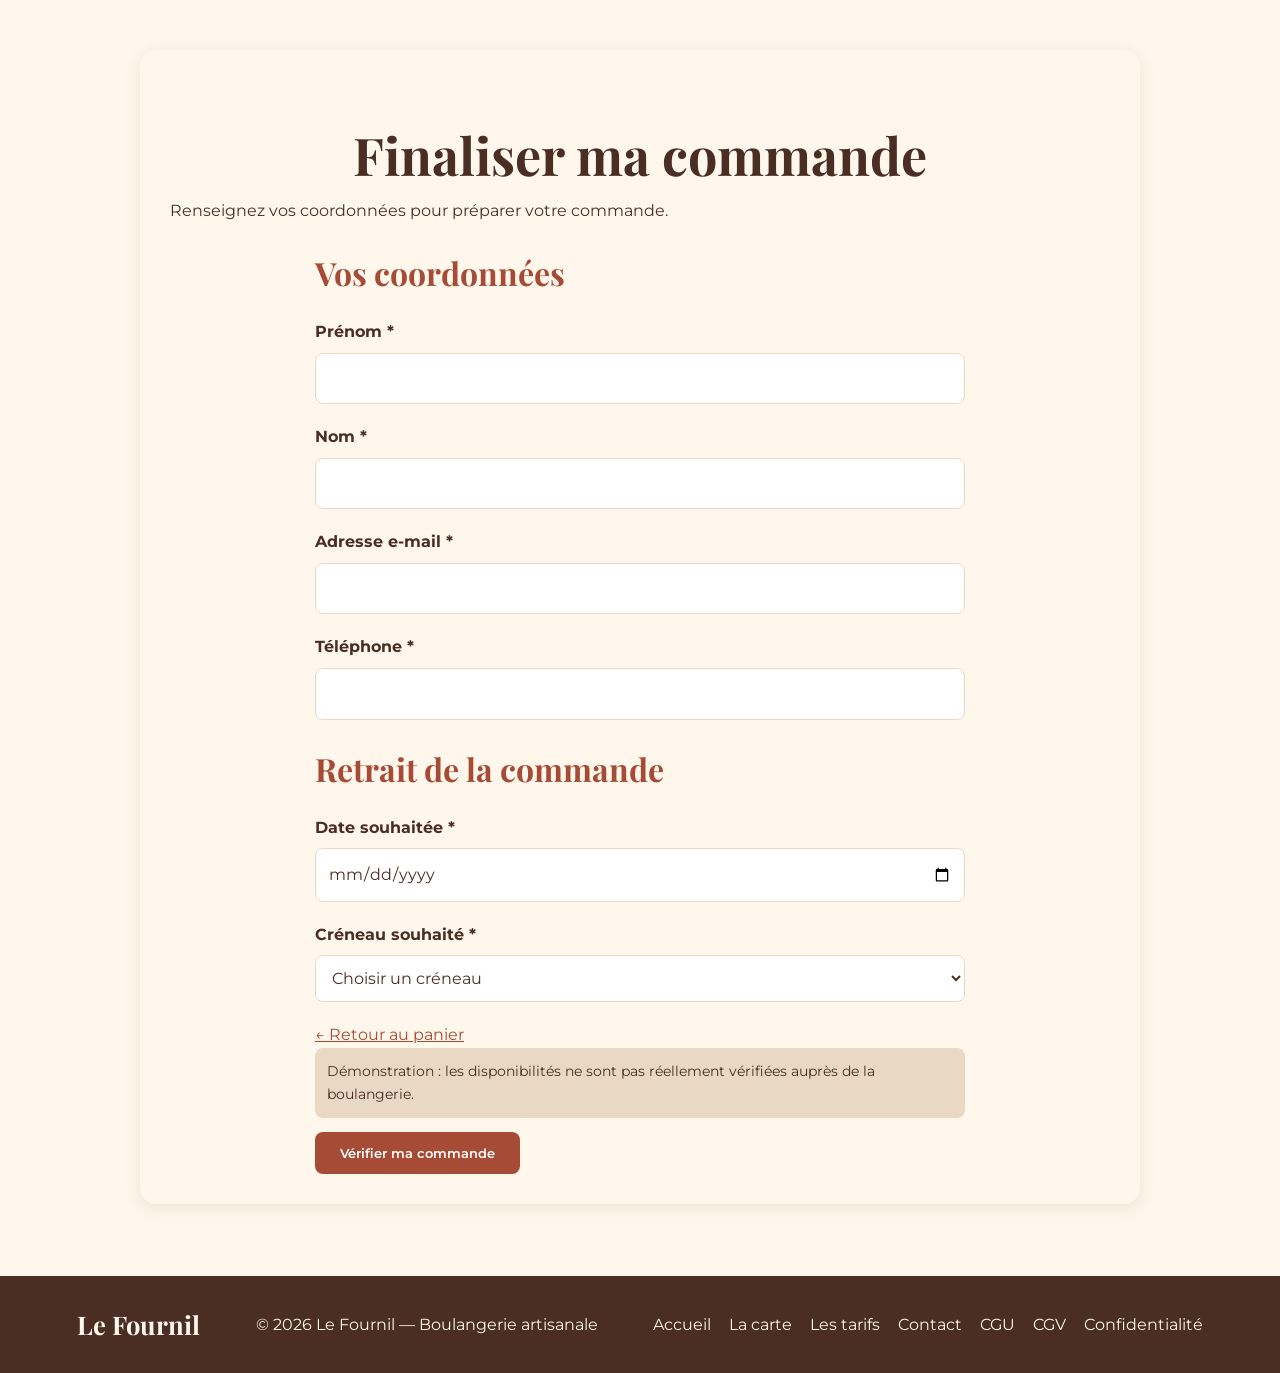
<file: index.html/commande.html>
<!DOCTYPE html>
<html lang="fr">
<head>
    <meta charset="UTF-8">
    <meta name="viewport" content="width=device-width, initial-scale=1.0">

    <title>Finaliser ma commande - Le Fournil</title>

    <link rel="stylesheet" href="./assets/CSS/style.css">

     <!-- CHARGEMENT DU JAVASCRIPT
         Le fichier commande.js gère notamment :
         - La récupération des informations du formulaire.
         - La vérification des données saisies.
         - L'affichage du récapitulatif.
         - La confirmation de la commande.
         - La génération des informations de confirmation. -->
    <script src="./assets/JS/commande.js" defer></script>
</head>

<body>

     <!-- Le header et son menu doivent reprendre le logo et la navigation commune des autres pages. -->
    <header>
        <!-- Reprends ici le même header et le même menu
             que dans panier.html, pour garder la navigation commune. -->
    </header>

    <main class="page-panier">
        <h1>Finaliser ma commande</h1>


        <!-- TEXTE INTRODUCTIF
             P représente un paragraphe.
             Il présente brièvement l'objectif du formulaire. -->
        <p>
            Renseignez vos coordonnées pour préparer votre commande.
        </p>


         <!-- FORMULAIRE DE COMMANDE
             FORM permet de créer un formulaire de saisie.
             ID="formulaire-commande" identifie le formulaire de manière unique.

             JavaScript peut utiliser cet identifiant pour récupérer les informations saisies et écouter la validation du formulaire.

             Contrairement au formulaire de contact, aucun attribut action ni method n'est défini ici : le traitement est prévu en JavaScript. -->
        <form id="formulaire-commande">


             <!-- PREMIÈRE PARTIE : COORDONNÉES DU CLIENT
                 H2 représente un titre de deuxième niveau.
                 Il permet de structurer le formulaire en différentes parties. -->
            <h2>Vos coordonnées</h2>


             <!-- CHAMP PRÉNOM
                 DIV est un conteneur générique.
                 La classe champ-commande permet de regrouper le libellé et le champ de saisie pour leur appliquer un style CSS.

                 LABEL désigne le champ à remplir.
                 FOR="prenom" associe le libellé à l'élément id="prenom".

                 INPUT crée un champ de saisie.
                 TYPE="text" autorise la saisie de texte.
                 ID identifie le champ dans la page.
                 NAME définit le nom de la donnée.
                 AUTOCOMPLETE="given-name" aide le navigateur à proposer le prénom.
                 REQUIRED rend le champ obligatoire. -->
            <div class="champ-commande">
                <label for="prenom">Prénom *</label>
                <input type="text" id="prenom" name="prenom"
                       autocomplete="given-name" required>
            </div>


             <!-- CHAMP NOM
                 TYPE="text" permet de saisir du texte.
                 AUTOCOMPLETE="family-name" correspond au nom de famille.
                 REQUIRED oblige le visiteur à remplir ce champ. -->
            <div class="champ-commande">
                <label for="nom">Nom *</label>
                <input type="text" id="nom" name="nom"
                       autocomplete="family-name" required>
            </div>


            <!-- CHAMP ADRESSE E-MAIL
                 TYPE="email" indique qu'il s'agit d'une adresse électronique.
                 Le navigateur peut contrôler le format de l'adresse saisie.
                 AUTOCOMPLETE="email" facilite le remplissage automatique.
                 REQUIRED rend la saisie obligatoire. -->
            <div class="champ-commande">
                <label for="email">Adresse e-mail *</label>
                <input type="email" id="email" name="email"
                       autocomplete="email" required>
            </div>


            <!-- CHAMP TÉLÉPHONE
                 TYPE="tel" indique que le champ attend un numéro de téléphone.
                 AUTOCOMPLETE="tel" aide le navigateur à proposer le numéro enregistré.
                 REQUIRED rend ce champ obligatoire.

                 Contrairement à TYPE="number", TYPE="tel" permet de conserver les caractères utiles d'un numéro de téléphone, notamment le 0
                 initial et les espaces. -->
            <div class="champ-commande">
                <label for="telephone">Téléphone *</label>
                <input type="tel" id="telephone" name="telephone"
                       autocomplete="tel" required>
            </div>



             <!-- DEUXIÈME PARTIE : RETRAIT DE LA COMMANDE
                 Ce titre introduit les informations nécessaires à la préparation du retrait. -->
            <h2>Retrait de la commande</h2>


            <!-- CHAMP DATE DE RETRAIT
                 TYPE="date" affiche un sélecteur de date adapté au navigateur.
                 ID permet d'identifier le champ.
                 NAME définit le nom de la donnée.
                 REQUIRED rend le choix obligatoire. -->
            <div class="champ-commande">
                <label for="date-retrait">Date souhaitée *</label>
                <input type="date" id="date-retrait"
                       name="date-retrait" required>
            </div>


            <!-- CHAMP DE SÉLECTION DU CRÉNEAU
                 SELECT crée une liste déroulante.
                 ID identifie la liste.
                 NAME définit le nom de la donnée.
                 REQUIRED oblige le visiteur à choisir un créneau.

                 OPTION représente chaque choix disponible.
                 VALUE correspond à la valeur transmise au JavaScript.
                 Le texte situé entre les balises OPTION est affiché au visiteur.

                 La première option possède une valeur vide.
                 Elle sert de texte indicatif et oblige à choisir un véritable créneau. -->
            <div class="champ-commande">
                <label for="heure-retrait">Créneau souhaité *</label>
                <select id="heure-retrait" name="heure-retrait" required>
                    <option value="">Choisir un créneau</option>
                    <option value="09:00">09 h - 10 h</option>
                    <option value="10:00">10 h - 11 h</option>
                    <option value="11:00">11 h - 12 h</option>
                    <option value="14:00">14 h - 15 h</option>
                    <option value="15:00">15 h - 16 h</option>
                    <option value="16:00">16 h - 17 h</option>
                </select>
            </div>
            

              <!-- NAVIGATION DE COMMANDE
                 DIV regroupe les éléments de navigation.
                 La classe navigation-commande permet de gérer leur disposition en CSS.

                 A crée un lien hypertexte.
                 href="panier.html" permet de revenir à la page du panier.
                 La classe bouton-retour permet de personnaliser son apparence. -->
            <div class="navigation-commande">
                <a href="panier.html" class="bouton-retour">
                ← Retour au panier
                </a>
            </div>

            


            <!-- NOTE D'INFORMATION
                 P représente un paragraphe.
                 La classe note-commande permet de différencier visuellement cette information du reste du formulaire.

                 Le texte précise que les disponibilités ne sont pas réellement vérifiées auprès de la boulangerie. -->
            <p class="note-commande">
                Démonstration : les disponibilités ne sont pas réellement vérifiées auprès de la boulangerie.
            </p>


            <!-- BOUTON DE VALIDATION DU FORMULAIRE
                 BUTTON crée un bouton interactif.
                 TYPE="submit" déclenche la validation du formulaire.
                 Le navigateur vérifie notamment les champs obligatoires.

                 La classe btn btn-principal permet de lui appliquer le style du bouton principal défini dans le CSS.

                 Le fichier commande.js peut écouter cet événement pour afficher le récapitulatif de la commande. -->
            <button type="submit" class="btn btn-principal">
                Vérifier ma commande
            </button>

        </form> <!-- FIN DU FORMULAIRE DE COMMANDE -->



         <!-- SECTION DU RÉCAPITULATIF
             SECTION regroupe les informations relatives à la commande.

             ID="recapitulatif-commande" permet au JavaScript de retrouver cette section.

             L'attribut HIDDEN masque initialement cette section.
             JavaScript pourra la rendre visible après la validation du formulaire. -->
        <section id="recapitulatif-commande" hidden>
    <h2>Récapitulatif de votre commande</h2>


    <!-- INFORMATIONS DU CLIENT
                 DIV sert de conteneur.
                 JavaScript utilise cet identifiant pour afficher les coordonnées saisies dans le formulaire. -->
    <div id="details-client"></div>


    <!-- DÉTAILS DES PRODUITS
                 H3 représente un titre de troisième niveau.
                 Il introduit la liste des produits commandés.

                 DIV recevra les informations des produits récupérées depuis le panier. -->
    <h3>Vos produits</h3>
    <div id="details-produits"></div>


     <!-- TOTAL DE LA COMMANDE
                 La classe total-commande permet de personnaliser l'affichage du montant total.
                 SPAN isole le montant afin que JavaScript puisse le modifier. -->
    <p class="total-commande">
        Total : <span id="total-commande"></span>
    </p>


    <!-- MESSAGE INFORMATIF
                 Cette mention précise qu'il s'agit d'une démonstration sans paiement réel. -->
    <p class="note-commande">
        Démonstration : aucun paiement ne sera effectué.
    </p>


     <!-- BOUTON DE CONFIRMATION
                 TYPE="button" indique que ce bouton ne soumet pas le formulaire.
                 ID permet à JavaScript de détecter le clic sur ce bouton.
                 La classe btn btn-principal applique le style principal.

                 JavaScript peut utiliser cet événement pour passer à l'étape de confirmation finale. -->
    <button type="button" id="confirmer-commande"
            class="btn btn-principal">
        Confirmer ma commande
    </button>


    <!-- BOUTON DE MODIFICATION
                 Ce bouton permet de revenir aux informations saisies pour effectuer une correction.

                 TYPE="button" évite une soumission du formulaire.
                 ID permet au JavaScript de retrouver cet élément.
                 La classe btn-vider-panier est réutilisée pour son apparence CSS. -->
    <button type="button" id="modifier-commande"
            class="btn-vider-panier">
        Modifier mes informations
    </button>


</section>


<!-- SECTION DE CONFIRMATION FINALE
             SECTION regroupe les informations affichées après confirmation.
             ID permet au JavaScript de retrouver cette zone.
             HIDDEN masque initialement la section.

             Elle devient visible lorsque la commande de démonstration est confirmée par le visiteur. -->
<section id="confirmation-finale" hidden>
    <h2>Merci pour votre commande !</h2>


     <!-- MESSAGE DE CONFIRMATION
                 JavaScript peut personnaliser ce message en fonction des informations de la commande. -->
    <p id="message-confirmation"></p>


    <!-- RÉCAPITULATIF FINAL
                 DIV regroupe les informations définitives de la commande.
                 La classe recap-confirmation permet de mettre en forme cet ensemble en CSS. -->
    <div class="recap-confirmation">


         <!-- NUMÉRO DE COMMANDE
                     STRONG met en évidence l'intitulé.
                     SPAN permet d'afficher dynamiquement le numéro généré par JavaScript. -->
        <p>
            <strong>Numéro de commande :</strong>
            <span id="numero-commande"></span>
        </p>


        <!-- DATE DE RETRAIT
                     Le contenu de ce SPAN sera renseigné par JavaScript. -->
        <p>
            <strong>Date de retrait :</strong>
            <span id="date-confirmation"></span>
        </p>


         <!-- CRÉNEAU DE RETRAIT
                     Cet identifiant permet d'afficher le créneau choisi. -->
        <p>
            <strong>Créneau souhaité :</strong>
            <span id="heure-confirmation"></span>
        </p>


        <!-- PRODUITS CONFIRMÉS
                     H3 introduit la liste finale des produits.
                     DIV sert de conteneur pour les détails générés en JavaScript. -->
        <h3>Votre commande</h3>
        <div id="produits-confirmation"></div>


         <!-- TOTAL FINAL
                     SPAN permet d'afficher le montant total de la commande confirmée. -->
        <p class="total-commande">
            Total : <span id="total-confirmation"></span>
        </p>
    </div>


     <!-- AVERTISSEMENT SUR LA DÉMONSTRATION
                 Cette information précise les limites fonctionnelles du projet.
                 Il n'y a ni transmission réelle de commande ni paiement. -->
    <p class="note-commande">
        Commande de démonstration uniquement :
        aucune commande n'a été transmise à la boulangerie
        et aucun paiement n'a été effectué.
    </p>


    <!-- LIEN DE RETOUR AU CATALOGUE
                 A permet de naviguer vers carte.html.
                 Les classes btn et btn-principal permettent de lui donner l'apparence d'un bouton principal. -->
    <a href="carte.html" class="btn btn-principal">
        Retour à la carte
    </a>
</section>

    </main>

    
<footer class="pied-page">

    <!-- SIGNATURE DE LA BOULANGERIE -->
    <p class="signature-footer">
        Le Fournil
    </p>

    <!-- MENTION DE COPYRIGHT -->
    <p>
        © 2026 Le Fournil — Boulangerie artisanale
    </p>

    <!-- NAVIGATION DE PIED DE PAGE -->
    <nav aria-label="Navigation de pied de page">
        <ul>
            <li><a href="index.html">Accueil</a></li>
            <li><a href="carte.html">La carte</a></li>
            <li><a href="carte.html#tarifs">Les tarifs</a></li>
            <li><a href="contact.html">Contact</a></li>
            <li><a href="cgu.html">CGU</a></li>
            <li><a href="cgv.html">CGV</a></li>
            <li><a href="confidentialite.html">Confidentialité</a></li>
        </ul>
    </nav>

</footer>


</body>
</html>
</file>
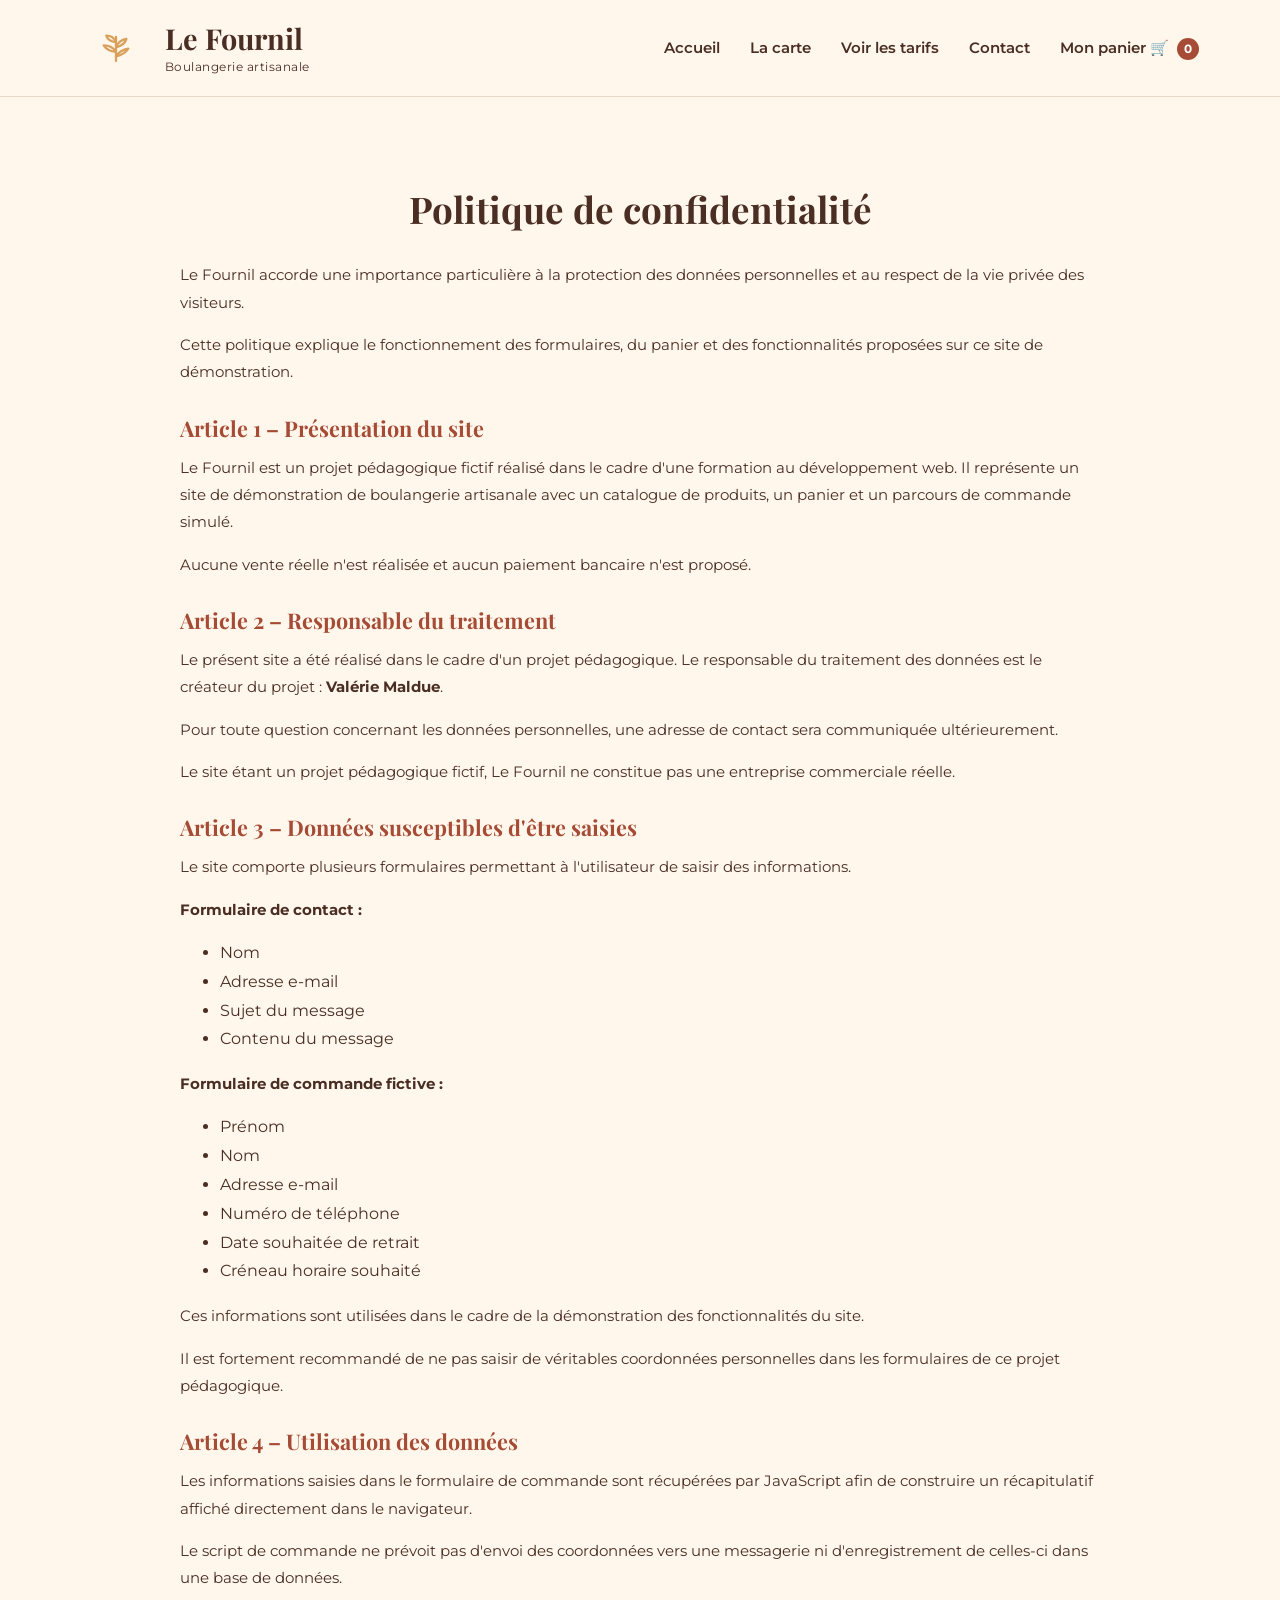
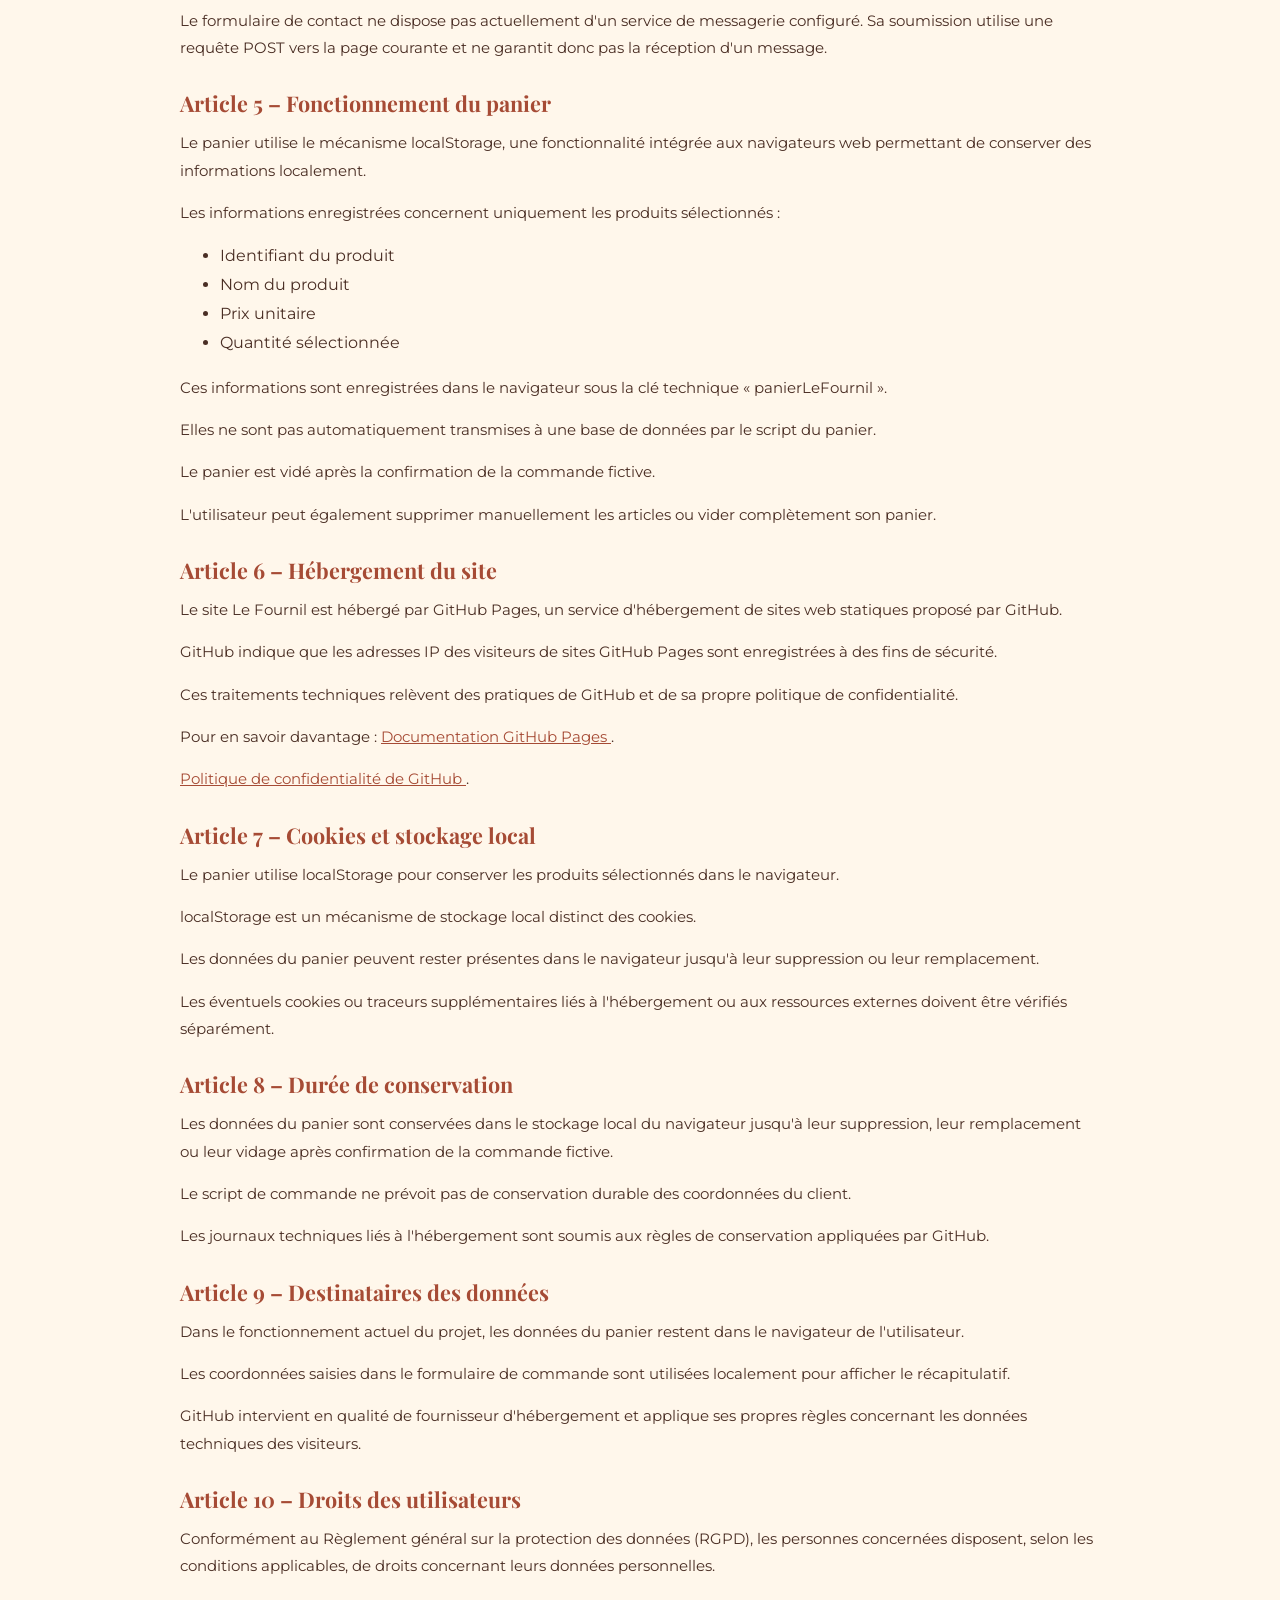
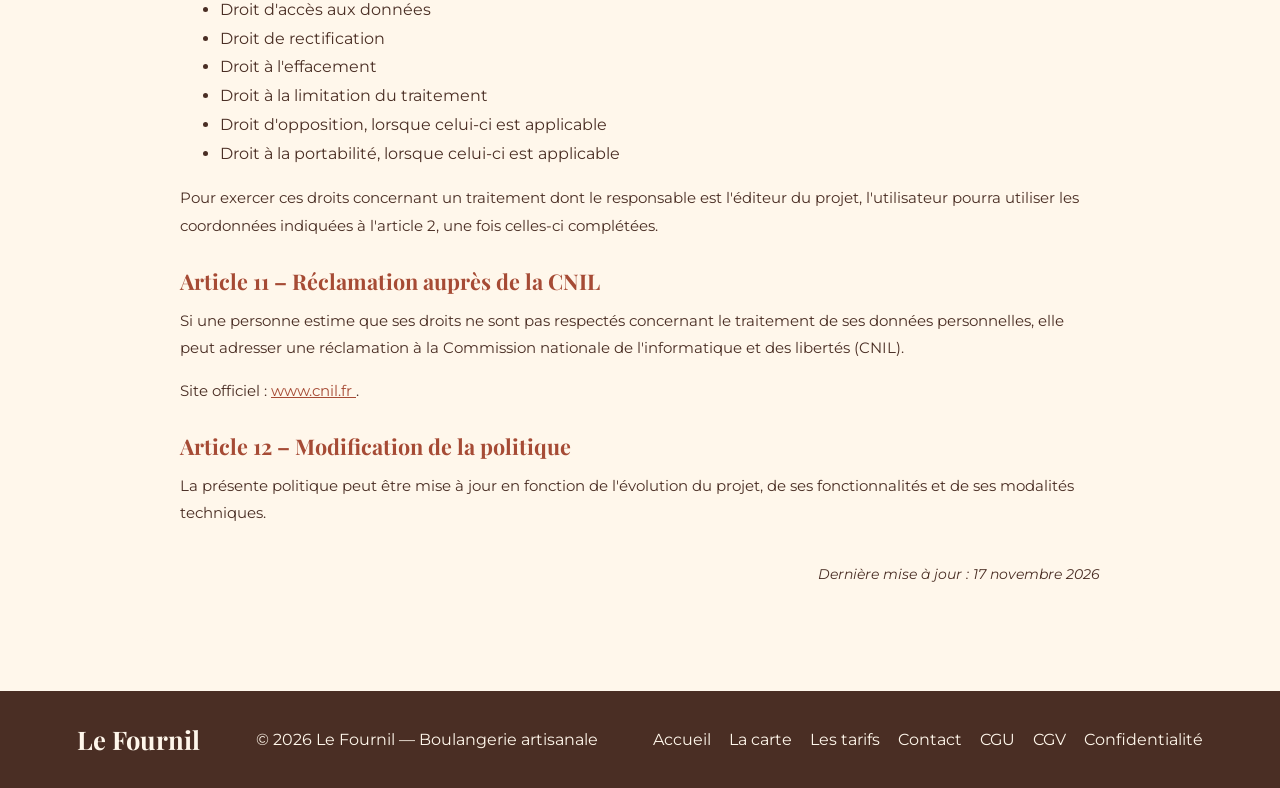
<file: index.html/confidentialite.html>
<!DOCTYPE html>
<html lang="fr">

<head>
    <meta charset="UTF-8">
    <meta name="viewport" content="width=device-width, initial-scale=1.0">

    <title>Politique de confidentialité | Le Fournil</title>

    <meta name="description"
        content="Politique de confidentialité du site fictif Le Fournil.">

    <!-- Feuille de style principale -->
    <link rel="stylesheet" href="assets/CSS/style.css">

</head>

<body>

    <!-- =========================================
         EN-TÊTE ET NAVIGATION PRINCIPALE
         ========================================= -->

    <header class="entete">

        <!-- LOGO DU FOURNIL -->
        <a class="logo" href="index.html" aria-label="Le Fournil - Accueil">

            <!-- MOTIF SVG DU LOGO -->
            <svg
                class="logo-motif"
                viewBox="0 0 120 48"
                xmlns="http://www.w3.org/2000/svg"
                aria-hidden="true"
            >
                <g
                    fill="none"
                    stroke="currentColor"
                    stroke-width="3.5"
                    stroke-linecap="round"
                    stroke-linejoin="round"
                >
                    <path d="M60 44 Q60 25 60 7"/>
                    <path d="M60 15 Q48 14 45 5 Q56 5 60 15"/>
                    <path d="M60 23 Q73 20 76 10 Q64 12 60 23"/>
                    <path d="M60 30 Q47 29 41 20 Q54 20 60 30"/>
                    <path d="M60 37 Q73 34 79 25 Q66 27 60 37"/>
                </g>
            </svg>

            <!-- IDENTITÉ TEXTUELLE -->
            <span class="logo-texte">
                <span class="logo-nom">Le Fournil</span>
                <span class="logo-signature">Boulangerie artisanale</span>
            </span>

        </a>

        <!-- NAVIGATION PRINCIPALE -->
        <nav aria-label="Navigation principale">
            <ul>
                <li><a href="index.html">Accueil</a></li>
                <li><a href="carte.html">La carte</a></li>
                <li><a href="carte.html#tarifs">Voir les tarifs</a></li>
                <li><a href="contact.html">Contact</a></li>

                <li>
                    <a href="panier.html">
                        Mon panier 🛒
                        <span class="compteur-panier"
                            data-compteur-panier>0</span>
                    </a>
                </li>
            </ul>
        </nav>

    </header>


    <!-- =========================================
         CONTENU PRINCIPAL
         POLITIQUE DE CONFIDENTIALITÉ
         ========================================= -->

    <main class="contenu-legal">

        <section class="section-legale">

            <h1>Politique de confidentialité</h1>

            <p>
                Le Fournil accorde une importance particulière à la
                protection des données personnelles et au respect
                de la vie privée des visiteurs.
            </p>

            <p>
                Cette politique explique le fonctionnement des
                formulaires, du panier et des fonctionnalités
                proposées sur ce site de démonstration.
            </p>


            <!-- ARTICLE 1 : PRÉSENTATION DU SITE -->

            <h2>Article 1 – Présentation du site</h2>

            <p>
                Le Fournil est un projet pédagogique fictif réalisé
                dans le cadre d'une formation au développement web.
                Il représente un site de démonstration de boulangerie
                artisanale avec un catalogue de produits, un panier
                et un parcours de commande simulé.
            </p>

            <p>
                Aucune vente réelle n'est réalisée et aucun paiement
                bancaire n'est proposé.
            </p>


            <!-- ARTICLE 2 : RESPONSABLE DU TRAITEMENT -->

            <h2>Article 2 – Responsable du traitement</h2>

            <p>
                Le présent site a été réalisé dans le cadre d'un
                projet pédagogique.
                Le responsable du traitement des données est
                le créateur du projet :
                <strong>Valérie Maldue</strong>.
            </p>

            <p>
                Pour toute question concernant les données personnelles,
                une adresse de contact sera communiquée ultérieurement.
            </p>

            <p>
                Le site étant un projet pédagogique fictif,
                Le Fournil ne constitue pas une entreprise commerciale
                réelle.
            </p>


            <!-- ARTICLE 3 : DONNÉES SAISIES -->

            <h2>Article 3 – Données susceptibles d'être saisies</h2>

            <p>
                Le site comporte plusieurs formulaires permettant
                à l'utilisateur de saisir des informations.
            </p>

            <p><strong>Formulaire de contact :</strong></p>

            <ul>
                <li>Nom</li>
                <li>Adresse e-mail</li>
                <li>Sujet du message</li>
                <li>Contenu du message</li>
            </ul>

            <p><strong>Formulaire de commande fictive :</strong></p>

            <ul>
                <li>Prénom</li>
                <li>Nom</li>
                <li>Adresse e-mail</li>
                <li>Numéro de téléphone</li>
                <li>Date souhaitée de retrait</li>
                <li>Créneau horaire souhaité</li>
            </ul>

            <p>
                Ces informations sont utilisées dans le cadre
                de la démonstration des fonctionnalités du site.
            </p>

            <p>
                Il est fortement recommandé de ne pas saisir
                de véritables coordonnées personnelles dans
                les formulaires de ce projet pédagogique.
            </p>


            <!-- ARTICLE 4 : UTILISATION DES DONNÉES -->

            <h2>Article 4 – Utilisation des données</h2>

            <p>
                Les informations saisies dans le formulaire de commande
                sont récupérées par JavaScript afin de construire
                un récapitulatif affiché directement dans le navigateur.
            </p>

            <p>
                Le script de commande ne prévoit pas d'envoi des
                coordonnées vers une messagerie ni d'enregistrement
                de celles-ci dans une base de données.
            </p>

            <p>
                Le formulaire de contact ne dispose pas actuellement
                d'un service de messagerie configuré. Sa soumission
                utilise une requête POST vers la page courante et
                ne garantit donc pas la réception d'un message.
            </p>


            <!-- ARTICLE 5 : FONCTIONNEMENT DU PANIER -->

            <h2>Article 5 – Fonctionnement du panier</h2>

            <p>
                Le panier utilise le mécanisme localStorage,
                une fonctionnalité intégrée aux navigateurs web
                permettant de conserver des informations localement.
            </p>

            <p>
                Les informations enregistrées concernent uniquement
                les produits sélectionnés :
            </p>

            <ul>
                <li>Identifiant du produit</li>
                <li>Nom du produit</li>
                <li>Prix unitaire</li>
                <li>Quantité sélectionnée</li>
            </ul>

            <p>
                Ces informations sont enregistrées dans le navigateur
                sous la clé technique « panierLeFournil ».
            </p>

            <p>
                Elles ne sont pas automatiquement transmises
                à une base de données par le script du panier.
            </p>

            <p>
                Le panier est vidé après la confirmation
                de la commande fictive.
            </p>

            <p>
                L'utilisateur peut également supprimer manuellement
                les articles ou vider complètement son panier.
            </p>


            <!-- ARTICLE 6 : HÉBERGEMENT -->

            <h2>Article 6 – Hébergement du site</h2>

            <p>
                Le site Le Fournil est hébergé par GitHub Pages,
                un service d'hébergement de sites web statiques
                proposé par GitHub.
            </p>

            <p>
                GitHub indique que les adresses IP des visiteurs
                de sites GitHub Pages sont enregistrées à des fins
                de sécurité.
            </p>

            <p>
                Ces traitements techniques relèvent des pratiques
                de GitHub et de sa propre politique de confidentialité.
            </p>

            <p>
                Pour en savoir davantage :
                <a
                    href="https://docs.github.com/en/pages/getting-started-with-github-pages/what-is-github-pages"
                    target="_blank"
                    rel="noopener noreferrer"
                >
                    Documentation GitHub Pages
                </a>.
            </p>

            <p>
                <a
                    href="https://docs.github.com/en/site-policy/privacy-policies/github-privacy-statement"
                    target="_blank"
                    rel="noopener noreferrer"
                >
                    Politique de confidentialité de GitHub
                </a>.
            </p>


            <!-- ARTICLE 7 : COOKIES ET STOCKAGE LOCAL -->

            <h2>Article 7 – Cookies et stockage local</h2>

            <p>
                Le panier utilise localStorage pour conserver
                les produits sélectionnés dans le navigateur.
            </p>

            <p>
                localStorage est un mécanisme de stockage local
                distinct des cookies.
            </p>

            <p>
                Les données du panier peuvent rester présentes
                dans le navigateur jusqu'à leur suppression
                ou leur remplacement.
            </p>

            <p>
                Les éventuels cookies ou traceurs supplémentaires
                liés à l'hébergement ou aux ressources externes
                doivent être vérifiés séparément.
            </p>


            <!-- ARTICLE 8 : DURÉE DE CONSERVATION -->

            <h2>Article 8 – Durée de conservation</h2>

            <p>
                Les données du panier sont conservées dans le stockage
                local du navigateur jusqu'à leur suppression,
                leur remplacement ou leur vidage après confirmation
                de la commande fictive.
            </p>

            <p>
                Le script de commande ne prévoit pas de conservation
                durable des coordonnées du client.
            </p>

            <p>
                Les journaux techniques liés à l'hébergement
                sont soumis aux règles de conservation appliquées
                par GitHub.
            </p>


            <!-- ARTICLE 9 : DESTINATAIRES DES DONNÉES -->

            <h2>Article 9 – Destinataires des données</h2>

            <p>
                Dans le fonctionnement actuel du projet, les données
                du panier restent dans le navigateur de l'utilisateur.
            </p>

            <p>
                Les coordonnées saisies dans le formulaire de commande
                sont utilisées localement pour afficher le récapitulatif.
            </p>

            <p>
                GitHub intervient en qualité de fournisseur
                d'hébergement et applique ses propres règles
                concernant les données techniques des visiteurs.
            </p>


            <!-- ARTICLE 10 : DROITS DES UTILISATEURS -->

            <h2>Article 10 – Droits des utilisateurs</h2>

            <p>
                Conformément au Règlement général sur la protection
                des données (RGPD), les personnes concernées disposent,
                selon les conditions applicables, de droits concernant
                leurs données personnelles.
            </p>

            <ul>
                <li>Droit d'accès aux données</li>
                <li>Droit de rectification</li>
                <li>Droit à l'effacement</li>
                <li>Droit à la limitation du traitement</li>
                <li>Droit d'opposition, lorsque celui-ci est applicable</li>
                <li>Droit à la portabilité, lorsque celui-ci est applicable</li>
            </ul>

            <p>
                Pour exercer ces droits concernant un traitement
                dont le responsable est l'éditeur du projet,
                l'utilisateur pourra utiliser les coordonnées
                indiquées à l'article 2, une fois celles-ci complétées.
            </p>


            <!-- ARTICLE 11 : RÉCLAMATION AUPRÈS DE LA CNIL -->

            <h2>Article 11 – Réclamation auprès de la CNIL</h2>

            <p>
                Si une personne estime que ses droits ne sont pas
                respectés concernant le traitement de ses données
                personnelles, elle peut adresser une réclamation
                à la Commission nationale de l'informatique
                et des libertés (CNIL).
            </p>

            <p>
                Site officiel :
                <a
                    href="https://www.cnil.fr/"
                    target="_blank"
                    rel="noopener noreferrer"
                >
                    www.cnil.fr
                </a>.
            </p>


            <!-- ARTICLE 12 : MODIFICATION DE LA POLITIQUE -->

            <h2>Article 12 – Modification de la politique</h2>

            <p>
                La présente politique peut être mise à jour
                en fonction de l'évolution du projet, de ses
                fonctionnalités et de ses modalités techniques.
            </p>

            <p class="date-mise-a-jour">
                Dernière mise à jour : 17 novembre 2026
            </p>

        </section>

    </main>


    <!-- =========================================
         PIED DE PAGE
         ========================================= -->

    <footer class="pied-page">

        <p class="signature-footer">
            Le Fournil
        </p>

        <p>
            © 2026 Le Fournil — Boulangerie artisanale
        </p>

        <nav aria-label="Navigation de pied de page">
            <ul>
                <li><a href="index.html">Accueil</a></li>
                <li><a href="carte.html">La carte</a></li>
                <li><a href="carte.html#tarifs">Les tarifs</a></li>
                <li><a href="contact.html">Contact</a></li>
                <li><a href="cgu.html">CGU</a></li>
                <li><a href="cgv.html">CGV</a></li>
                <li>
                    <a
                        href="politique-confidentialite.html"
                        aria-current="page"
                    >
                        Confidentialité
                    </a>
                </li>
            </ul>
        </nav>

    </footer>


    <!-- SCRIPT DU COMPTEUR DU PANIER -->
    <script src="assets/JS/panier.js"></script>

</body>

</html>
</file>
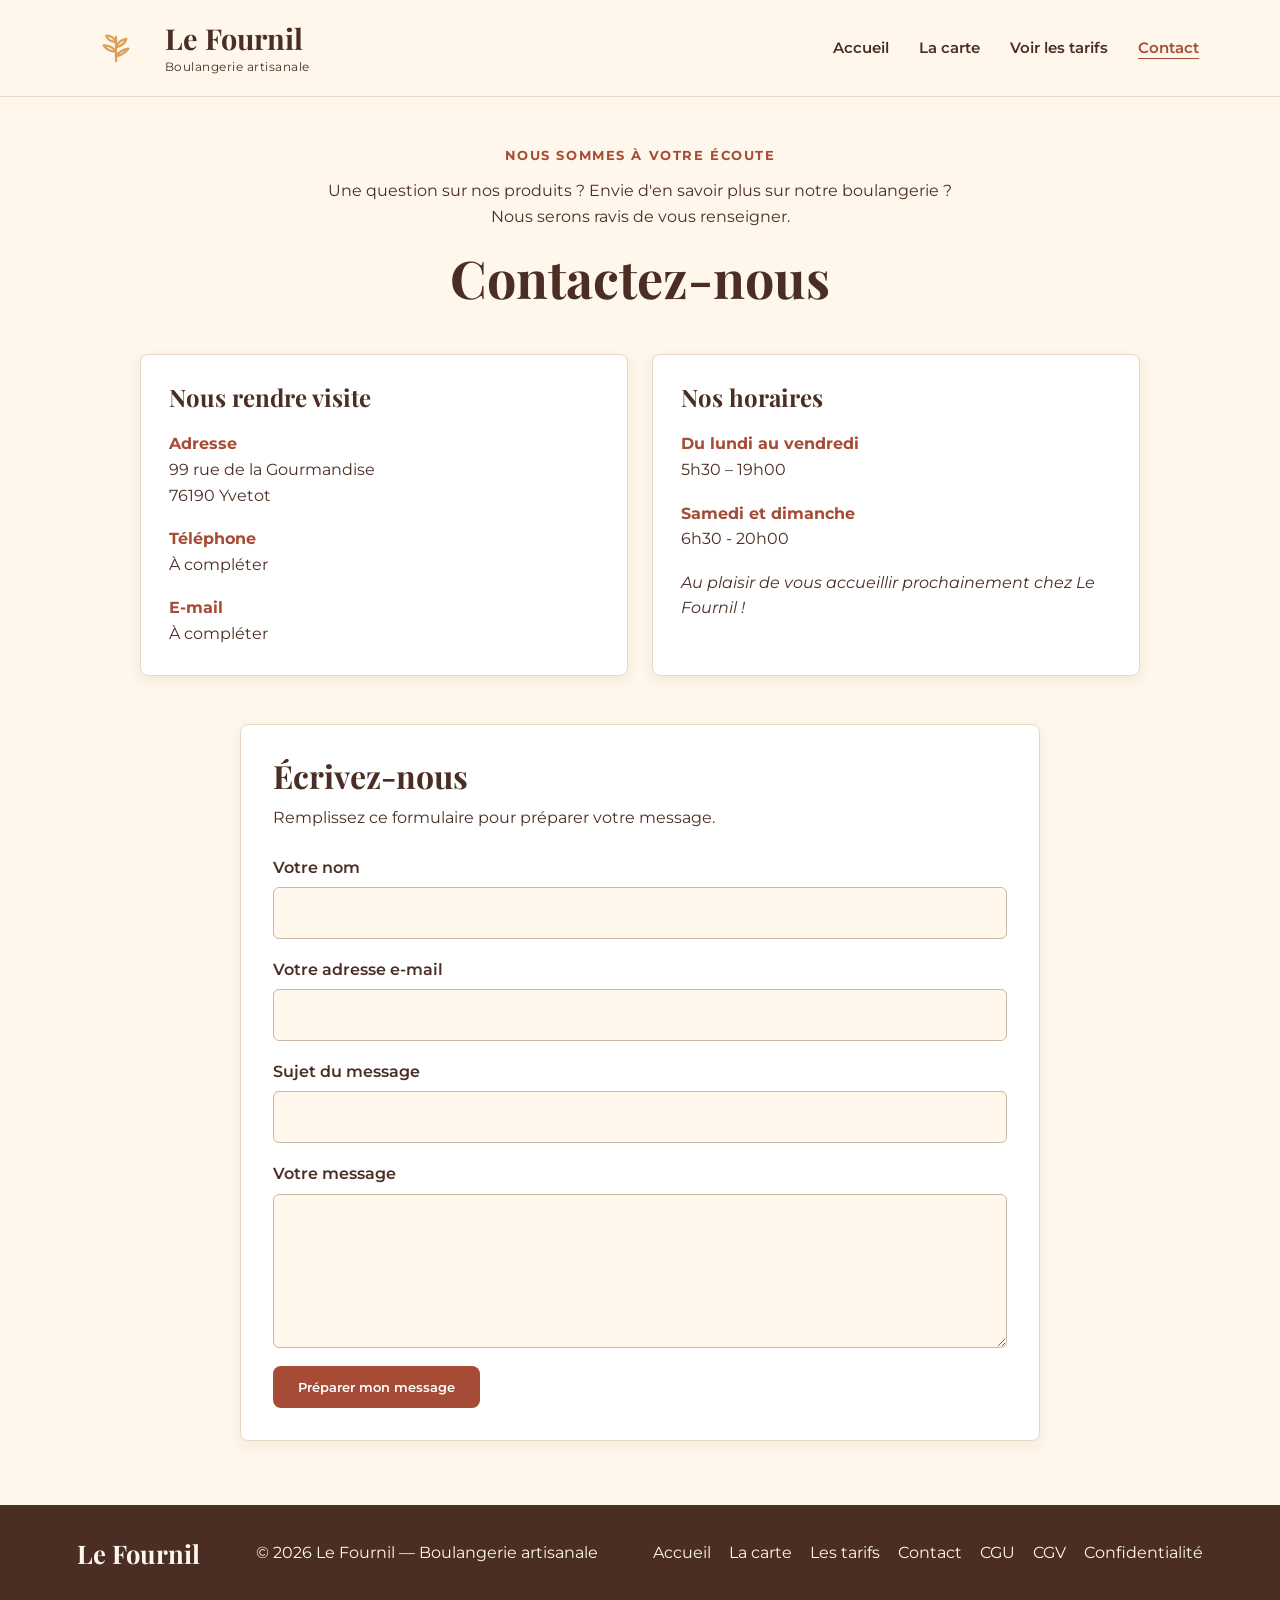
<file: index.html/contact.html>
<!DOCTYPE html>
<html lang="fr">
<head>
    <meta charset="UTF-8">
    <meta name="viewport" content="width=device-width, initial-scale=1.0">

    <title>Contact - Le Fournil</title>

    <link rel="stylesheet" href="./assets/CSS/style.css">
    <!-- LIAISON AVEC LE FICHIER CSS
         LINK permet de relier le document HTML à une feuille de style externe.
         rel="stylesheet" indique qu'il s'agit d'un fichier CSS.
         href indique le chemin d'accès au fichier.
         Le CSS gère la présentation visuelle de la page. -->
</head>

<body>

    
<header class="entete">


    <!-- LOGO CLIQUABLE
             A crée un lien hypertexte.
             href="index.html" renvoie vers la page d'accueil.
             La classe logo permet de personnaliser son apparence en CSS. -->
<a class="logo" href="index.html">


     <!-- MOTIF SVG DU LOGO
                 SVG signifie Scalable Vector Graphics.
                 Il permet de créer un dessin vectoriel directement dans le HTML.
                 viewBox définit la zone de dessin.
                 xmlns identifie le format SVG.
                 aria-hidden="true" indique que ce motif décoratif
                 peut être ignoré par les lecteurs d'écran. -->
    <svg
        class="logo-motif"
        viewBox="0 0 120 48"
        xmlns="http://www.w3.org/2000/svg"
        aria-hidden="true"
    >



    <!-- GROUPE DE TRACÉS
                     G permet de regrouper plusieurs éléments graphiques.
                     fill="none" supprime le remplissage.
                     stroke="currentColor" utilise la couleur définie en CSS.
                     stroke-width définit l'épaisseur des traits.
                     stroke-linecap et stroke-linejoin arrondissent les extrémités
                     et les raccords des lignes. -->
        <g
            fill="none"
            stroke="currentColor"
            stroke-width="3.5"
            stroke-linecap="round"
            stroke-linejoin="round"
        >
            <path d="M60 44 Q60 25 60 7"/>
            <path d="M60 15 Q48 14 45 5 Q56 5 60 15"/>
            <path d="M60 23 Q73 20 76 10 Q64 12 60 23"/>
            <path d="M60 30 Q47 29 41 20 Q54 20 60 30"/>
            <path d="M60 37 Q73 34 79 25 Q66 27 60 37"/>
        </g>
    </svg>


    <!-- IDENTITÉ TEXTUELLE DU LOGO
                 SPAN permet de regrouper une portion de texte sans créer un bloc.
                 Les classes permettent de styliser séparément le nom
                 et la signature du commerce avec le CSS. -->
    <span class="logo-texte">
        <span class="logo-nom">Le Fournil</span>
        <span class="logo-signature">Boulangerie artisanale</span>
    </span>
</a>




 <!-- NAVIGATION PRINCIPALE
             NAV identifie une zone de navigation.
             aria-label donne un nom à cette navigation pour les lecteurs d'écran.
             UL crée une liste non ordonnée.
             LI représente un élément de la liste.
             A crée les liens vers les différentes pages du site. -->
    <nav aria-label="Navigation principale">
        <ul>
            <li><a href="index.html">Accueil</a></li>
            <li><a href="carte.html">La carte</a></li>

            <li><a href="carte.html#tarifs">Voir les tarifs</a></li>
            <!-- LIEN D'ANCRE
                     Le symbole # permet de cibler une partie précise d'une page.
                     Ici, le navigateur ouvre carte.html à l'emplacement de l'élément qui possède id="tarifs". -->

            <li><a href="contact.html" aria-current="page">Contact</a></li>
              <!-- aria-current="page" indique que le visiteur consulte actuellement la page Contact. -->

        </ul>
    </nav>
</header>
    <!-- FIN DE L'EN-TÊTE -->


    <!-- CONTENU PRINCIPAL
         MAIN regroupe le contenu principal et spécifique à cette page.
         La classe page-contact permet au CSS de cibler cette page
         et de lui appliquer une présentation particulière. -->
    <main class="page-contact">


    <!-- SECTION D'INTRODUCTION
             SECTION regroupe des éléments autour d'un même thème.
             La classe contact-intro-vertical permet de personnaliser la disposition de cette introduction en CSS. -->
<section class="contact-intro-vertical">


    <!-- SURTITRE
                 P représente un paragraphe.
                 La classe surtitre permet de lui appliquer un style spécifique. -->
    <p class="surtitre">Nous sommes à votre écoute</p>


    <!-- TEXTE DE PRÉSENTATION
                 Cette classe permet au CSS de personnaliser le texte introductif.
                 Les retours à la ligne dans le code facilitent la lecture mais ne créent pas nécessairement de nouveaux paragraphes. -->
    <p class="texte-intro-contact">
        Une question sur nos produits ?
        Envie d'en savoir plus sur notre boulangerie ?
        Nous serons ravis de vous renseigner.
    </p>


     <!-- TITRE PRINCIPAL
                 H1 représente le titre de premier niveau.
                 Il annonce le sujet principal de la page.
                 Une page doit généralement posséder un titre H1 principal. -->
    <h1>Contactez-nous</h1>

</section>
    <!-- FIN DE LA SECTION D'INTRODUCTION -->

        
    <!-- SECTION DES INFORMATIONS DE CONTACT
             CONTACT-GRID est une classe CSS permettant de regrouper les différentes cartes d'informations.
             Le terme GRID fait référence à une disposition en grille. -->
        <section class="contact-grid">


            <!-- PREMIÈRE CARTE : COORDONNÉES
                 ARTICLE représente un contenu autonome.
                 Ici, il contient les informations pratiques de la boulangerie.
                 La classe contact-card permet de mettre en forme cette carte. -->
            <article class="contact-card">


                <h2>Nous rendre visite</h2>  <!-- H2 : titre de deuxième niveau, associé à la section. -->


            <!-- INFORMATIONS SUR L'ADRESSE
                     STRONG indique que le texte possède une importance particulière.
                     BR provoque un retour à la ligne sans créer un nouveau paragraphe. -->
                <p>
                    <strong>Adresse</strong><br>
                    99 rue de la Gourmandise<br>
                    76190 Yvetot
                </p>

                <p>
                    <strong>Téléphone</strong><br>
                    À compléter
                </p>

                <p>
                    <strong>E-mail</strong><br>
                    À compléter
                </p>
            </article>


            <!-- DEUXIÈME CARTE : HORAIRES
                 La classe horaires est une classe supplémentaire.
                 Elle permet d'appliquer des règles CSS particulières à cette carte sans modifier les autres cartes contact-card. -->
            <article class="contact-card horaires">
                <h2>Nos horaires</h2>

                <p>
                    <strong>Du lundi au vendredi</strong><br>
                    5h30 – 19h00
                </p>

                <p>
                    <strong>Samedi et dimanche</strong><br>
                    6h30 - 20h00
                </p>


                <!-- MESSAGE COMPLÉMENTAIRE
                     La classe note-horaires permet de distinguer ce texte des autres paragraphes de la carte. -->
                <p class="note-horaires">
                    Au plaisir de vous accueillir
                    prochainement chez Le Fournil !
                </p>
            </article>

        </section>
 <!-- FIN DE LA SECTION DES INFORMATIONS DE CONTACT -->



        <!-- SECTION DU FORMULAIRE DE CONTACT
             FORMULAIRE-CONTACT est une classe CSS qui permet de personnaliser l'ensemble de la zone contenant le formulaire.
             Le visiteur peut préparer un message à l'aide des champs proposés. -->
        <section class="formulaire-contact">
            <h2>Écrivez-nous</h2>

            <p>
                Remplissez ce formulaire pour préparer
                votre message.
            </p>


            <!-- FORMULAIRE HTML
                 FORM permet de créer un formulaire de saisie.
                 ACTION indique la destination des données lors de l'envoi.
                 Ici, action="#" ne désigne pas de véritable traitement serveur.
                 METHOD="post" indique la méthode d'envoi des données.

                 IMPORTANT :
                 Ce formulaire ne transmet pas réellement un e-mail à lui seul.
                 Il faudrait un traitement côté serveur ou un service externe pour recevoir les messages. -->
            <form action="#" method="post">



                <!-- PREMIER CHAMP : NOM
                     DIV est un conteneur générique.
                     La classe champ permet de regrouper le label et le champ afin de les organiser ensemble avec le CSS.

                     LABEL désigne le champ de saisie.
                     FOR="nom" fait le lien avec l'élément qui possède id="nom".
                     INPUT crée un champ de saisie.
                     TYPE="text" autorise la saisie de texte.
                     ID identifie le champ de manière unique dans la page.
                     NAME définit le nom utilisé lors de la transmission des données.
                     AUTOCOMPLETE="name" aide le navigateur à proposer le nom enregistré de l'utilisateur.
                     REQUIRED rend la saisie obligatoire. -->
                <div class="champ">
                    <label for="nom">Votre nom</label>
                    <input
                        type="text"
                        id="nom"
                        name="nom"
                        autocomplete="name"
                        required
                    >
                </div>


                <!-- DEUXIÈME CHAMP : ADRESSE E-MAIL
                     TYPE="email" indique qu'il s'agit d'une adresse électronique.
                     Le navigateur peut vérifier le format de l'adresse saisie.
                     AUTOCOMPLETE="email" facilite le remplissage automatique.
                     REQUIRED oblige le visiteur à renseigner ce champ. -->
                <div class="champ">
                    <label for="email">Votre adresse e-mail</label>
                    <input
                        type="email"
                        id="email"
                        name="email"
                        autocomplete="email"
                        required
                    >
                </div>


                <!-- TROISIÈME CHAMP : SUJET
                     TYPE="text" permet de saisir un texte court.
                     LABEL identifie clairement le contenu attendu.
                     REQUIRED rend ce champ obligatoire. -->
                <div class="champ">
                    <label for="sujet">Sujet du message</label>
                    <input
                        type="text"
                        id="sujet"
                        name="sujet"
                        required
                    >
                </div>


                <!-- QUATRIÈME CHAMP : MESSAGE
                     TEXTAREA crée une zone de saisie multiligne.
                     Contrairement à INPUT, elle permet de rédiger un texte plus long sur plusieurs lignes.
                     ID permet de relier le champ à son LABEL.
                     NAME définit le nom de la donnée transmise.
                     ROWS="5" définit une hauteur initiale de cinq lignes.
                     REQUIRED rend la saisie obligatoire. -->
                <div class="champ">
                    <label for="message">Votre message</label>
                    <textarea
                        id="message"
                        name="message"
                        rows="5"
                        required
                    ></textarea>
                </div>


                 <!-- BOUTON DE VALIDATION
                     BUTTON crée un bouton interactif.
                     TYPE="submit" déclenche l'envoi du formulaire.
                     CLASS permet d'appliquer les styles définis dans le CSS.
                     Dans la configuration actuelle, action="#" ne permet pas de transmettre réellement le message à une messagerie. -->
                <button type="submit" class="btn btn-principal">
                    Préparer mon message
                </button>

            </form>   <!-- FIN DU FORMULAIRE -->
        </section> <!-- FIN DE LA SECTION DU FORMULAIRE -->

    </main>   <!-- FIN DU CONTENU PRINCIPAL -->

    
<!-- Pied de page commun -->

<footer class="pied-page">

    <!-- SIGNATURE DE LA BOULANGERIE -->
    <p class="signature-footer">
        Le Fournil
    </p>

    <!-- MENTION DE COPYRIGHT -->
    <p>
        © 2026 Le Fournil — Boulangerie artisanale
    </p>

    <!-- NAVIGATION SECONDAIRE -->
    <nav aria-label="Navigation de pied de page">
        <ul>

            <li><a href="index.html">Accueil</a></li>

            <li><a href="carte.html">La carte</a></li>

            <!-- LIEN DIRECT VERS LES TARIFS -->
            <li>
                <a href="carte.html#tarifs">Les tarifs</a>
            </li>

            <li><a href="contact.html">Contact</a></li>

            
            <!-- LIENS VERS LES DOCUMENTS JURIDIQUES -->
            <li><a href="cgu.html">CGU</a></li>
            <li><a href="cgv.html">CGV</a></li>
            <li><a href="confidentialite.html">Confidentialité</a></li>

        </ul>
    </nav>

</footer>

</body> <!-- FIN DU CORPS DU DOCUMENT -->
</html> <!-- FIN DU DOCUMENT HTML -->
</file>
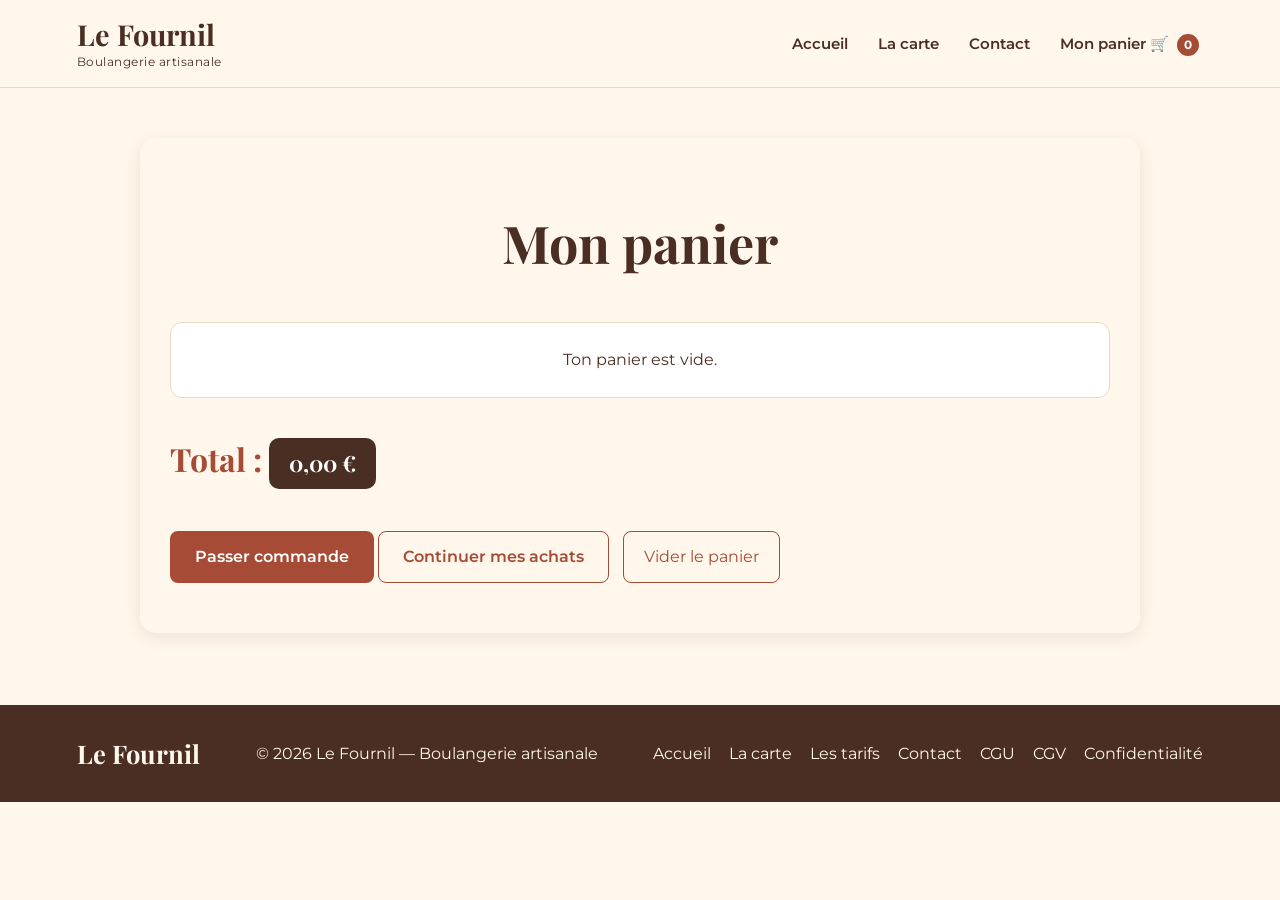
<file: index.html/panier.html>
<!DOCTYPE html>
<html lang="fr">
<head>
    <meta charset="UTF-8">
    <meta name="viewport" content="width=device-width, initial-scale=1.0">
    <title>Mon panier - Le Fournil</title>

    <!-- LIAISON AVEC LE FICHIER CSS
         LINK permet de relier le document HTML à une feuille de style externe.
         rel="stylesheet" indique qu'il s'agit d'un fichier CSS.
         href indique le chemin d'accès au fichier.
         CSS gère la présentation visuelle du panier. -->
    <link rel="stylesheet" href="./assets/CSS/style.css">

    <!-- CHARGEMENT DU JAVASCRIPT
         SCRIPT permet d'intégrer un fichier JavaScript externe.
         src indique le chemin du fichier panier.js.
         defer permet au navigateur de télécharger le script sans bloquer l'analyse du HTML, puis de l'exécuter après l'analyse du document.

         Ce fichier JavaScript gère notamment :
         - La lecture des produits enregistrés.
         - L'affichage des articles dans le panier.
         - Le calcul du total.
         - La modification des quantités.
         - La suppression des produits.
         - La mise à jour du compteur du panier. -->
    <script src="./assets/JS/panier.js" defer></script>
</head>
<body>

<header class="entete">
    <a class="logo" href="index.html">
        <span class="logo-texte">
            <span class="logo-nom">Le Fournil</span>
            <span class="logo-signature">Boulangerie artisanale</span>
        </span>
    </a>

    <nav aria-label="Navigation principale">
        <ul>
            <li><a href="index.html">Accueil</a></li>
            <li><a href="carte.html">La carte</a></li>
            <li><a href="contact.html">Contact</a></li>

            <!-- ACCÈS AU PANIER
                     Le lien renvoie vers la page panier.html.
                     SPAN permet d'afficher le nombre d'articles présents dans le panier.

                     data-compteur-panier est un attribut HTML personnalisé.
                     JavaScript recherche cet attribut pour mettre à jour le compteur.
                     La valeur initiale affichée est 0. -->
            <li><a href="panier.html">Mon panier 🛒
                <span class="compteur-panier" data-compteur-panier>0</span>
            </a></li>
        </ul>
    </nav>
</header>

<main class="page-panier">
    <h1>Mon panier</h1>


     <!-- CONTENEUR DYNAMIQUE DES PRODUITS
             DIV est un conteneur générique.
             ID="liste-panier" identifie cet élément de manière unique.

             JavaScript utilise cet identifiant pour retrouver cette zone et y afficher dynamiquement les produits ajoutés au panier.

             Le contenu sera construit et inséré par le fichier panier.js.
             Il peut notamment contenir le nom, le prix et la quantité de chaque produit. -->
    <div id="liste-panier"></div>


    <!-- MESSAGE DU PANIER
             P représente un paragraphe.
             ID="message-panier" permet à JavaScript de retrouver cet élément.

             Le message initial indique que le panier est vide.
             JavaScript peut modifier ce texte selon le contenu du panier. -->
    <p id="message-panier">Ton panier est vide.</p>


    <!-- AFFICHAGE DU TOTAL
             H2 représente un titre de deuxième niveau.
             SPAN permet d'isoler le montant pour pouvoir le modifier séparément.

             ID="total-panier" permet au JavaScript de retrouver précisément cet élément et d'y afficher le montant calculé.

             La valeur initiale est 0,00 €.
             JavaScript actualise ce montant selon les produits et quantités. -->
    <h2>Total : <span id="total-panier">0,00 €</span></h2>


    <!-- LIEN POUR PASSER COMMANDE
             A crée un lien de navigation vers une autre page.
             href="commande.html" dirige le visiteur vers le formulaire de commande.
             Les classes btn et btn-principal permettent de mettre en forme le lien comme un bouton principal avec le CSS.

             ID="passer-commande" permet de retrouver cet élément en JavaScript si l'on souhaite contrôler son comportement.

             ATTENTION : il s'agit d'un lien et non d'un bouton HTML de soumission. -->
    <a href="commande.html" class="btn btn-principal" id="passer-commande">
    Passer commande
    </a>



     <!-- LIEN POUR CONTINUER LES ACHATS
             Ce lien permet de retourner à carte.html afin de consulter les produits et d'en ajouter de nouveaux au panier.
             btn et btn-secondaire correspondent aux classes de mise en forme CSS. -->
    <a class="btn btn-secondaire" href="carte.html">
        Continuer mes achats
    </a>

     <!-- BOUTON POUR VIDER LE PANIER
             BUTTON crée un élément interactif.
             TYPE="button" indique qu'il ne doit pas soumettre un formulaire.
             ID="vider-panier" permet au JavaScript de retrouver ce bouton.

             La classe btn-vider-panier permet de définir son apparence en CSS.

             Le fichier panier.js peut écouter le clic sur ce bouton et supprimer les produits enregistrés dans le panier.
             Une confirmation peut être demandée avant la suppression. -->
    <button type="button" id="vider-panier" class="btn-vider-panier">Vider le panier</button>

</main>


<footer class="pied-page">

    <!-- SIGNATURE DE LA BOULANGERIE -->
    <p class="signature-footer">
        Le Fournil
    </p>

    <!-- MENTION DE COPYRIGHT -->
    <p>
        © 2026 Le Fournil — Boulangerie artisanale
    </p>

    <!-- NAVIGATION DE PIED DE PAGE -->
    <nav aria-label="Navigation de pied de page">
        <ul>
            <li><a href="index.html">Accueil</a></li>
            <li><a href="carte.html">La carte</a></li>
            <li><a href="carte.html#tarifs">Les tarifs</a></li>
            <li><a href="contact.html">Contact</a></li>
            <li><a href="cgu.html">CGU</a></li>
            <li><a href="cgv.html">CGV</a></li>
            <li><a href="confidentialite.html">Confidentialité</a></li>
        </ul>
    </nav>

</footer>


</body>
</html>
</file>
<file: index.html/assets/CSS/style.css>
/* ============================================================
   IMPORTATION DES POLICES GOOGLE FONTS
   ============================================================ */

/*
   @import permet de charger des polices depuis Google Fonts.
   Montserrat est utilisée pour les textes courants.
   Playfair Display est utilisée pour les titres.
*/
@import url('https://fonts.googleapis.com/css2?family=Montserrat:wght@400;500;600;700&family=Playfair+Display:wght@400;500;600;700&display=swap');



/* ===================================
   1. VARIABLES ET RÉGLAGES GÉNÉRAUX
   =================================== */

   /*
   :root représente l'élément racine du document HTML.
   On y déclare des variables CSS globales, réutilisables dans toute la feuille de style avec var(--nom-variable).

   L'intérêt est de pouvoir modifier facilement les couleurs, les polices ou les espacements sur l'ensemble du site.
*/
:root {
    /* Couleurs de la charte graphique du Fournil */
    --terracotta: #A64B35;
    --brun: #4A2E24;
    --ivoire: #FFF7EB;
    --miel: #D9A15B;
    --beige: #E9D8C3;

    /* Polices de caractères */
    --police-titres: "Playfair Display", Georgia, serif;
    --police-texte: "Montserrat", Arial, sans-serif;

    /* Réglages communs */
    --arrondi: 8px;
    --espace: 24px;

     /* Ombres appliquées aux cartes */
    --ombre-carte: 0 4px 14px rgb(74 46 36 / 7%);
    --ombre-carte-survol: 0 8px 20px rgb(74 46 36 / 12%);

     /* Durée et type d'animation */
    --transition-douce: 0.2s ease;
}


/*
   Le sélecteur universel * cible tous les éléments HTML.
   box-sizing: border-box permet d'inclure les bordures et les espacements internes dans la largeur et la hauteur.
   Cela facilite le calcul des dimensions des éléments.
*/
* {
    box-sizing: border-box;
}


/*
   html cible la racine du document.
   scroll-behavior: smooth active un défilement fluide lorsqu'on clique sur un lien interne, par exemple #tarifs.
*/
html {
    scroll-behavior: smooth;
}


/*
   body correspond au contenu visible de la page.
   Ces propriétés définissent l'apparence générale du site.
*/
body {
    margin: 0;
    background: var(--ivoire);
    color: var(--brun);
    font-family: var(--police-texte);
    font-size: 16px;
    line-height: 1.6;
}


/* =========================================================
   2. ÉLÉMENTS HTML COMMUNS
   ========================================================= */


/*
   Plusieurs sélecteurs peuvent être regroupés avec une virgule.
   Ici, les règles communes s'appliquent aux titres h1, h2 et h3.
*/
h1,
h2,
h3 {
    margin-top: 0;
    color: var(--brun);
    font-family: var(--police-titres);
    line-height: 1.2;
}


/*
   clamp() permet de définir une taille responsive : une taille minimale, une taille évolutive et une taille maximale.
   Le titre s'adapte ainsi à la largeur de l'écran.
*/
h1 {
    font-size: clamp(2.2rem, 5vw, 3.25rem);
}

h2 {
    font-size: clamp(1.65rem, 3vw, 2rem);
}

h3 {
    font-size: 1.3rem;
}


/* Supprime la marge supérieure par défaut des paragraphes. */
p {
    margin-top: 0;
}


/* Définit la couleur générale des liens hypertextes. */
a {
    color: var(--terracotta);
}


/*
   img cible toutes les images du site.
   max-width: 100% évite qu'une image dépasse de son conteneur.
   height: auto conserve les proportions originales.
*/
img {
    display: block;
    max-width: 100%;
    height: auto;
}


/*
   .surtitre est une classe personnalisée utilisée pour les petits textes introductifs au-dessus des titres.
   text-transform transforme les lettres en majuscules.
*/
.surtitre {
    margin-bottom: 10px;
    color: var(--terracotta);
    font-size: 0.82rem;
    font-weight: 700;
    letter-spacing: 0.12em;
    text-transform: uppercase;
}


/* =========================================================
   3. BOUTONS COMMUNS
   ========================================================= */


/*
   .btn est une classe commune aux boutons du site.
   Elle définit leur forme, leur espacement et leur comportement.
*/
.btn {
    display: inline-block;
    padding: 12px 24px;
    border: 1px solid transparent;
    border-radius: var(--arrondi);

    font-family: var(--police-texte);
    font-weight: 600;
    text-align: center;
    text-decoration: none;

    cursor: pointer; /* Affiche une main au survol */
    
    
    /*
       transition permet d'animer progressivement les changements de couleur, de bordure et de position.
    */
    transition:
        background-color var(--transition-douce),
        color var(--transition-douce),
        border-color var(--transition-douce),
        transform var(--transition-douce);
}


/* Bouton principal : fond terracotta et texte blanc. */
.btn-principal {
    background: var(--terracotta);
    color: #fff;
}


/*
   :hover correspond au survol avec la souris.
   :focus-visible correspond à la mise au focus, notamment lors d'une navigation au clavier.
*/
.btn-principal:hover,
.btn-principal:focus-visible {
    background: var(--brun);
    color: #fff;
}


/* Bouton secondaire : fond transparent et contour terracotta. */
.btn-secondaire {
    border-color: var(--terracotta);
    background: transparent;
    color: var(--terracotta);
}


/* Apparence du bouton secondaire lorsqu'il est survolé ou sélectionné. */
.btn-secondaire:hover,
.btn-secondaire:focus-visible {
    background: var(--beige);
}


/* =========================================================
   4. EN-TÊTE, LOGO ET NAVIGATION
   ========================================================= */


/*
   .entete correspond à l'en-tête du site.
   display: flex active Flexbox, un système de mise en page permettant d'aligner les éléments horizontalement ou verticalement.
*/
.entete {
    display: flex;
    flex-wrap: wrap; /* Autorise le retour à la ligne */
    align-items: center;
    justify-content: space-between;
    gap: 20px 28px;

    width: 100%;
    padding: 18px 6%;

    border-bottom: 1px solid var(--beige);
    background: var(--ivoire);
}


/* Conteneur du logo et de son texte. */
.logo {
    display: inline-flex;
    flex: 0 0 auto;
    align-items: center;
    gap: 10px;

    color: var(--brun);
    text-decoration: none;
}



/* Dimensions et couleur du motif graphique du logo. */
.logo-motif {
    flex: 0 0 auto;
    width: 78px;
    height: 60px;
    color: var(--miel);
}


/*
   Le texte du logo est organisé en colonne : le nom de la boulangerie apparaît au-dessus de la signature.
*/
.logo-texte {
    display: flex;
    flex-direction: column;
    line-height: 1.15;
}


/* Mise en forme du nom de la boulangerie. */
.logo .logo-nom {
    font-family: var(--police-titres);
    font-size: 1.8rem;
    font-weight: 700;
}


/* Mise en forme de la signature sous le nom du logo. */
.logo .logo-signature {
    margin-top: 4px;
    font-size: 0.76rem;
    letter-spacing: 0.04em;
}


/*
   Sélecteur descendant : cible la balise nav située à l'intérieur de .entete.
*/
.entete nav {
    display: block;
    flex: 1 1 400px;
    min-width: 0;
}


/* Mise en page de la liste des liens de navigation. */
.entete nav ul {
    display: flex;
    flex-wrap: wrap;
    align-items: center;
    justify-content: flex-end;
    gap: 8px 22px;

    margin: 0;
    padding: 0;
    list-style: none; /* Supprime les puces de la liste */
}


/* Chaque élément de la liste de navigation. */
.entete nav li {
    display: block;
}


/* Apparence des liens du menu principal. */
.entete nav a {
    display: inline-block;
    padding: 8px 4px;

    color: var(--brun);
    font-size: 0.94rem;
    font-weight: 600;
    text-decoration: none;
}


/*
   Les liens changent de couleur au survol, au focus clavier ou lorsqu'ils correspondent à la page actuelle.
   aria-current="page" est un attribut HTML d'accessibilité
   qui indique la page actuellement consultée.
*/
.entete nav a:hover,
.entete nav a:focus-visible,
.entete nav a[aria-current="page"] {
    color: var(--terracotta);
}


/* Souligne le lien correspondant à la page active. */
.entete nav a[aria-current="page"] {
    text-decoration: underline;
    text-underline-offset: 5px;
}

/* Petit compteur du panier dans la navigation */
.compteur-panier {
    display: inline-flex;
    align-items: center;
    justify-content: center;

    min-width: 22px;
    height: 22px;
    margin-left: 4px;
    padding: 0 6px;

    border-radius: 50px;
    background: var(--terracotta);
    color: #fff;

    font-size: 0.75rem;
    font-weight: 700;
    line-height: 1;
}


/* =========================================================
   5. PAGE D'ACCUEIL — index.html
   ========================================================= */

/* Bannière principale de la page d'accueil */
.hero {
    display: flex;
    flex-direction: column;
    align-items: center;
    justify-content: center;
    gap: 12px;

    width: 100%;
    max-width: 1400px;
    min-height: 360px;
    margin: 32px auto;
    padding: 64px 8%;

    background: var(--beige);
    text-align: center;
}


/* Limite la largeur du titre dans la bannière. */
.hero h1 {
    max-width: 780px;
    margin-bottom: 4px;
}


/* Limite la largeur du texte de présentation. */
.hero p:not(.surtitre) {
    max-width: 650px;
    margin-bottom: 8px;
}


/* Ajuste l'espacement du surtitre dans la bannière. */
.hero .surtitre {
    margin-bottom: 0;
}

/* Bloc photo et texte de présentation */
.photo-vitrine {
    display: grid;

    /*
       CSS Grid permet de créer une grille en colonnes.
       Ici, la première colonne est légèrement plus large
       que la seconde.
       minmax(0, ...) évite les débordements de contenu.
    */
    grid-template-columns: minmax(0, 1.1fr) minmax(0, 1fr);
    align-items: center;
    gap: 40px;

    width: 88%;
    max-width: 1200px;
    margin: 64px auto;
}


/* Image du bloc de présentation. */
.photo-vitrine img {
    width: 100%;
    height: 360px;
    border-radius: var(--arrondi);
    object-fit: cover; 
    /*
    object-fit: cover remplit le cadre sans déformer l'image. Une partie de l'image peut être recadrée.
    */
}


/* Espacement sous le titre du bloc de présentation. */
.photo-texte h2 {
    margin-bottom: 14px;
}


/* Limite la largeur du texte pour faciliter la lecture. */
.photo-texte p:not(.surtitre) {
    max-width: 560px;
}

/* Section des produits mis en avant sur la page d'accueil */
.incontournables {
    width: 88%;
    max-width: 1200px;
    margin: 72px auto;
}


/* Zone d'introduction de la section des produits. */
.incontournables-intro {
    max-width: 680px;
    margin: 0 auto 32px;
    text-align: center;
}


/* Espacement sous le titre de la section. */
.incontournables-intro h2 {
    margin-bottom: 12px;
}


/* Supprime la marge du dernier paragraphe de l'introduction. */
.incontournables-intro > p:last-child {
    margin-bottom: 0;
}


/*
   Grille de trois colonnes pour présenter les produits.
   repeat(3, ...) crée trois colonnes de largeur égale.
*/
.grille-produits {
    display: grid;
    grid-template-columns: repeat(3, minmax(0, 1fr));
    gap: 24px;
    width: 100%;
}


/* Carte individuelle d'un produit sur la page d'accueil. */
.produit-accueil {
    min-width: 0;
    overflow: hidden;

    border: 1px solid var(--beige);
    border-radius: var(--arrondi);
    background: #fff;
    box-shadow: var(--ombre-carte);

    transition:
        transform var(--transition-douce),
        box-shadow var(--transition-douce);
}


/* Effet visuel au survol d'une carte produit. */
.produit-accueil:hover {
    transform: translateY(-4px);
    box-shadow: var(--ombre-carte-survol);
}


/* Image de chaque produit mis en avant. */
.produit-accueil img {
    width: 100%;
    height: 230px;
    object-fit: cover;
}


/* Espacement intérieur du contenu de la carte. */
.produit-accueil .produit-contenu {
    padding: 20px;
}


/* Espacement sous le titre du produit. */
.produit-contenu h3 {
    margin-bottom: 10px;
}


/* Mise en forme du texte descriptif du produit. */
.produit-contenu p {
    margin-bottom: 0;
    font-size: 0.95rem;
}


/* Positionnement du bouton sous la grille des produits. */
.incontournables-action {
    margin-top: 30px;
    text-align: center;
}

/* Bloc consacré au savoir-faire de la boulangerie. */
.savoir-faire {
    display: grid;
    grid-template-columns: minmax(0, 1fr) minmax(0, 1fr);
    align-items: center;
    gap: 44px;

    width: 88%;
    max-width: 1200px;
    margin: 72px auto;
}


/* Photographie du bloc savoir-faire. */
.savoir-faire-photo img {
    width: 100%;
    height: 390px;
    border-radius: var(--arrondi);
    object-fit: cover;
}


/* Espacement sous le titre du bloc savoir-faire. */
.savoir-faire-texte h2 {
    margin-bottom: 16px;
}


/* Limite la largeur du paragraphe descriptif. */
.savoir-faire-texte p:not(.surtitre) {
    max-width: 620px;
}


/* Ajoute un espace au-dessus du bouton. */
.savoir-faire-texte .btn {
    margin-top: 8px;
}


/* =========================================================
   6. PAGE CARTE — carte.html
   ========================================================= */

/* Titre principal de la page carte */
main > h1 {
    width: 88%;
    max-width: 1200px;
    margin: 44px auto 32px;
}

/*
   Grille des produits phares.
   Les cartes sont étirées sur la même hauteur grâce à align-items: stretch.
*/
.produits-phares {
    display: grid;
    grid-template-columns: repeat(3, minmax(0, 1fr));
    align-items: stretch;
    gap: 24px;

    width: 88%;
    max-width: 1200px;
    margin: 0 auto 64px;
}


/*
   Chaque article représente une carte produit.
   Flexbox organise les éléments verticalement.
   height: 100% permet à la carte d'occuper toute la hauteur disponible.
*/
.produits-phares article {
    display: flex;
    flex-direction: column;
    min-width: 0;
    height: 100%;
    padding: 20px;
    overflow: hidden;

    border: 1px solid var(--beige);
    border-radius: var(--arrondi);
    background: #fff;
    box-shadow: var(--ombre-carte);

    transition:
        transform var(--transition-douce),
        box-shadow var(--transition-douce);
}


/* Effet de soulèvement au survol des cartes. */
.produits-phares article:hover {
    transform: translateY(-4px);
    box-shadow: var(--ombre-carte-survol);
}


/* Titre de chaque carte produit. */
.produits-phares article h2 {
    display: flex;
    align-items: center;
    justify-content: center;

    min-height: 2.6em;
    margin: 0 0 16px;

    font-size: 1.4rem;
    text-align: center;
}


/* Image de chaque produit phare. */
.produits-phares article img {
    display: block;
    flex-shrink: 0;

    width: 100%;
    height: 220px;
    margin-bottom: 18px;

    border-radius: 6px;
    object-fit: cover;
    object-position: center;
}


/* Taille et hauteur de ligne des descriptions. */
.produits-phares article p {
    font-size: 0.95rem;
    line-height: 1.6;
}


/* Supprime la marge du dernier paragraphe de chaque carte. */
.produits-phares article p:last-of-type {
    margin-bottom: 0;
}

/*
   Le bouton est poussé vers le bas grâce à margin-top: auto.
   Cette règle suppose que le bouton est directement dans
   chaque article .produits-phares.
*/
.produits-phares article .ajouter-panier {
    margin-top: auto;
    align-self: flex-start;
    flex-shrink: 0;
}

/* Section des pains artisanaux */
.section-pains {
    width: 88%;
    max-width: 1200px;
    margin: 64px auto;
}


/* Centre le titre de la section des pains. */
.section-pains > h2 {
    margin-bottom: 28px;
    text-align: center;
}


/* Grille de présentation des pains. */
.grille-pains {
    display: grid;
    grid-template-columns: repeat(3, minmax(0, 1fr));
    gap: 24px;
}



/* Carte individuelle d'un pain. */
.carte-pain {
    overflow: hidden;

    border: 1px solid var(--beige);
    border-radius: var(--arrondi);
    background: #fff;
    box-shadow: var(--ombre-carte);

    transition:
        transform var(--transition-douce),
        box-shadow var(--transition-douce);
}


/* Effet de survol des cartes de pains. */
.carte-pain:hover {
    transform: translateY(-4px);
    box-shadow: var(--ombre-carte-survol);
}


/* Image du pain. */
.carte-pain img {
    width: 100%;
    height: 230px;
    object-fit: cover;
}


/* Titre du pain, centré dans sa carte. */
.carte-pain h3 {
    margin: 0;
    padding: 18px;
    text-align: center;
}

/* Tableau des tarifs */
.section-tarifs {
    width: 88%;
    max-width: 1000px;
    margin: 64px auto 80px;

    /*
       scroll-margin-top ajoute une marge lors de l'arrivée
       sur cette section par un lien d'ancre comme #tarifs.
    */
    scroll-margin-top: 24px;
}


/* Centre le titre du tableau des tarifs. */
.section-tarifs > h2 {
    margin-bottom: 20px;
    text-align: center;
}


/* Mise en forme générale du tableau HTML. */
.section-tarifs table {
    width: 100%;
    margin: 24px 0;
    border-collapse: collapse; /* Fusionne les bordures des cellules */

    background: var(--ivoire);
    color: var(--brun);
}


/* Légende du tableau, définie avec la balise caption. */
.section-tarifs caption {
    padding: 12px;
    color: var(--brun);
    font-weight: 700;
    text-align: left;
}


/* Cellules d'en-tête (th) et cellules de données (td). */
.section-tarifs th,
.section-tarifs td {
    padding: 12px;
    border: 1px solid var(--beige);
    text-align: left;
}


/* En-têtes du tableau avec un fond terracotta. */
.section-tarifs th {
    background: var(--terracotta);
    color: #fff;
}


/*
   nth-child(even) cible une ligne sur deux, ici les lignes paires du corps du tableau.
*/
.section-tarifs tbody tr:nth-child(even) {
    background: var(--beige);
}


/* Change la couleur d'une ligne lorsque la souris la survole. */
.section-tarifs tbody tr:hover {
    background: #f2e3d1;
}


/* =========================================================
   7. PAGE CONTACT — contact.html
   ========================================================= */


/* Conteneur principal de la page contact. */
.page-contact {
    padding: 0 6% 64px;
}

/* Introduction de la page, organisée verticalement et centrée.*/
.page-contact .contact-intro-vertical {
    display: flex;
    flex-direction: column;
    align-items: center;

    width: 100%;
    max-width: 900px;
    margin: 48px auto 44px;

    text-align: center;
}


/* Espacement sous le surtitre de l'introduction. */
.page-contact .contact-intro-vertical .surtitre {
    margin-bottom: 12px;
}


/* Largeur maximale du texte introductif. */
.page-contact .contact-intro-vertical .texte-intro-contact {
    max-width: 650px;
    margin-bottom: 18px;
}


/* Supprime les marges du titre principal de l'introduction. */
.page-contact .contact-intro-vertical h1 {
    margin: 0;
}

/* Grille contenant les cartes d'informations pratiques. */ 
.page-contact .contact-grid {
    display: grid;
    grid-template-columns: repeat(2, minmax(0, 1fr));
    gap: 24px;

    width: 100%;
    max-width: 1000px;
    margin: 0 auto 48px;
}


/* Présentation visuelle d'une carte d'information. */
.page-contact .contact-card {
    min-width: 0;
    padding: 28px;

    border: 1px solid var(--beige);
    border-radius: var(--arrondi);
    background: #fff;
    box-shadow: var(--ombre-carte);
}


/* Titres des cartes d'informations. */
.page-contact .contact-card h2 {
    margin-bottom: 20px;
    font-size: 1.5rem;
}


/* Espacement entre les paragraphes des cartes. */
.page-contact .contact-card p {
    margin-bottom: 18px;
}


/* Supprime la marge du dernier paragraphe. */
.page-contact .contact-card p:last-child {
    margin-bottom: 0;
}


/* Met en valeur les éléments importants avec strong. */
.page-contact .contact-card strong {
    color: var(--terracotta);
}


/* Style spécifique de la note concernant les horaires. */
.page-contact .contact-card .note-horaires {
    color: var(--brun);
    font-style: italic;
}

/* Formulaire de contact : largeur limitée et centré. */
.page-contact .formulaire-contact {
    width: 100%;
    max-width: 800px;
    margin: 0 auto;
    padding: 32px;

    border: 1px solid var(--beige);
    border-radius: var(--arrondi);
    background: #fff;
    box-shadow: var(--ombre-carte);
}


/* Espacement sous le titre du formulaire. */
.page-contact .formulaire-contact h2 {
    margin-bottom: 10px;
}


/* Espacement sous le texte introductif du formulaire. */
.page-contact .formulaire-contact > p {
    margin-bottom: 24px;
}


/*
   Le formulaire utilise CSS Grid.
   gap crée un espace régulier entre les champs.
*/
.page-contact .formulaire-contact form {
    display: grid;
    gap: 18px;
}


/* Chaque champ est organisé verticalement : label puis saisie. */
.page-contact .formulaire-contact .champ {
    display: flex;
    flex-direction: column;
    gap: 7px;
}


/* Apparence des étiquettes des champs. */
.page-contact .formulaire-contact label {
    color: var(--brun);
    font-weight: 600;
}


/*
   Les sélecteurs input et textarea ciblent les zones de saisie et les zones de texte du formulaire.
   font: inherit reprend la police définie sur le parent.
*/
.page-contact .formulaire-contact input,
.page-contact .formulaire-contact textarea {
    width: 100%;
    padding: 12px 14px;

    border: 1px solid #cbb7a5;
    border-radius: 6px;
    background: var(--ivoire);
    color: var(--brun);

    font: inherit;
}


/* Hauteur minimale de la zone de message. */
.page-contact .formulaire-contact textarea {
    min-height: 140px;
    resize: vertical; /* Autorise le redimensionnement en hauteur */
}


/* Mise en évidence du champ actif lorsque l'utilisateur le sélectionne. */
.page-contact .formulaire-contact input:focus,
.page-contact .formulaire-contact textarea:focus {
    outline: 2px solid var(--terracotta);
    outline-offset: 2px;
    border-color: var(--terracotta);
}


/* Aligne le bouton du formulaire au début de la ligne. */
.page-contact .formulaire-contact button {
    justify-self: start;
}


/* =========================================================
   8. PAGE PANIER — panier.html
   ========================================================= */


   /* Conteneur principal de la page panier. */
.page-panier {
    width: 88%;
    max-width: 1000px;
    min-height: 55vh;
    margin: 50px auto 72px;
    padding: 30px;

    border-radius: 16px;
    background: var(--ivoire);
    color: var(--brun);
    box-shadow: 0 4px 16px rgb(74 46 36 / 10%);
}



/* Titres principaux de la page panier. */
.page-panier > h1,
.page-panier h1 {
    margin-bottom: 12px;
    color: var(--brun);
    text-align: center;
}


/* Titres secondaires de la page panier. */
.page-panier h2 {
    margin-top: 30px;
    color: var(--terracotta);
}

/* Message lorsque le panier est vide */
#message-panier {
    padding: 24px;

    border: 1px solid var(--beige);
    border-radius: 12px;
    background: #fff;
    color: var(--brun);

    text-align: center;
}


/*
   [hidden] est un sélecteur d'attribut.
   Il cible les éléments HTML qui possèdent l'attribut hidden.
   Cette règle garantit qu'ils ne sont pas affichés.
*/
#message-panier[hidden] {
    display: none;
}

/* Liste des produits du panier */
#liste-panier {
    display: flex;
    flex-direction: column;
    gap: 16px;

    margin: 24px 0;
}

/* Ligne individuelle du panier */
.ligne-panier {
    display: flex;
    flex-wrap: wrap;
    align-items: center;
    gap: 12px;

    margin-bottom: 16px;
    padding: 20px;

    border: 1px solid var(--beige);
    border-left: 5px solid var(--terracotta);
    border-radius: 12px;
    background: #fff;
}


/* Nom du produit dans la ligne du panier. */
.ligne-panier h3 {
    flex: 1 1 200px;
    margin: 0;

    color: var(--brun);
    font-size: 1.1rem;
}


/* Prix ou informations tarifaires dans la ligne du panier. */
.ligne-panier p {
    margin: 0;
    color: var(--terracotta);
    font-weight: 700;
}


/* Mise en valeur des quantités et informations dans les span. */
.ligne-panier span {
    color: var(--brun);
    font-weight: 700;
}

/* Boutons de quantité et de suppression */
.ligne-panier button {
    padding: 8px 12px;

    border: 1px solid var(--beige);
    border-radius: 8px;
    background: var(--ivoire);
    color: var(--brun);

    font: inherit;
    cursor: pointer;

    transition:
        background-color var(--transition-douce),
        color var(--transition-douce),
        border-color var(--transition-douce);
}


/* Apparence des boutons du panier au survol. */
.ligne-panier button:hover {
    border-color: var(--terracotta);
    background: var(--terracotta);
    color: #fff;
}

/* Total du panier */
#total-panier {
    display: inline-block;
    margin-top: 10px;
    padding: 12px 20px;

    border-radius: 10px;
    background: var(--brun);
    color: #fff;

    font-size: 1.4rem;
    font-weight: 700;
}

/* Bouton pour vider le panier */
.btn-vider-panier {
    margin-top: 16px;
    margin-left: 10px;
    padding: 12px 20px;

    border: 1px solid var(--terracotta);
    border-radius: 8px;
    background: transparent;
    color: var(--terracotta);

    font: inherit;
    cursor: pointer;

    transition:
        background-color var(--transition-douce),
        color var(--transition-douce);
}


/* Apparence du bouton vider le panier au survol. */
.btn-vider-panier:hover {
    background: var(--terracotta);
    color: #fff;
}


/* =========================================================
   9. FORMULAIRE DE COMMANDE ET CONFIRMATION
   ========================================================= */

/* Limite la largeur du formulaire de commande et le centre. */
#formulaire-commande {
    max-width: 650px;
    margin: 30px auto 0;
}


/* Organisation verticale de chaque champ de commande. */
.champ-commande {
    display: flex;
    flex-direction: column;
    gap: 8px;
    margin-bottom: 20px;
}


/* Étiquettes des champs du formulaire. */
.champ-commande label {
    color: var(--brun);
    font-weight: 700;
}


/* Champs de saisie et listes déroulantes du formulaire. */
.champ-commande input,
.champ-commande select {
    width: 100%;
    padding: 12px;

    border: 1px solid var(--beige);
    border-radius: 8px;
    background: #fff;
    color: var(--brun);

    font: inherit;
}


/* Mise en évidence du champ sélectionné. */
.champ-commande input:focus,
.champ-commande select:focus {
    outline: 2px solid var(--miel);
    outline-offset: 2px;
}


/* Bloc de note ou d'information concernant la commande. */
.note-commande {
    padding: 12px;
    border-radius: 8px;
    background: var(--beige);
    color: var(--brun);
    font-size: 0.9rem;
}

/*
   Les deux sections ont une présentation commune : le récapitulatif de commande et la confirmation finale.
*/
#recapitulatif-commande,
#confirmation-finale {
    margin-top: 30px;
    padding: 24px;

    border: 1px solid var(--beige);
    border-radius: 12px;
    background: #fff;
}


/* Titres des blocs de récapitulatif et de confirmation. */
#recapitulatif-commande h2,
#confirmation-finale h2 {
    color: var(--terracotta);
}


/* Zones contenant les coordonnées du client et les produits. */
#details-client,
#details-produits {
    padding: 12px 18px;
    border-radius: 8px;
    background: var(--ivoire);
}


/* Paragraphes des détails client et produits. */
#details-client p,
#details-produits p {
    margin: 10px 0;
    color: var(--brun);
}


/* Mise en valeur du total de la commande. */
.total-commande {
    margin-top: 24px;
    padding: 16px;

    border-radius: 8px;
    background: var(--brun);
    color: #fff;

    font-size: 1.3rem;
    font-weight: 700;
}


/* Espacement au-dessus des boutons du récapitulatif. */
#recapitulatif-commande button {
    margin-top: 12px;
}

/*
   Ces règles sont importantes pour le fonctionnement du JavaScript.
   Lorsque le script ajoute l'attribut hidden à une section,
   elle disparaît de l'affichage.
*/
#recapitulatif-commande[hidden],
#confirmation-finale[hidden],
#formulaire-commande[hidden] {
    display: none;
}

/* Conteneur des informations affichées après confirmation. */
.recap-confirmation {
    margin: 24px 0;
    padding: 20px;

    border: 1px solid var(--beige);
    border-radius: 12px;
    background: var(--ivoire);
}


/* Titres secondaires du récapitulatif final. */
.recap-confirmation h3 {
    margin-top: 24px;
    color: var(--terracotta);
}


/* Paragraphes du récapitulatif final. */
.recap-confirmation > p {
    margin: 12px 0;
    color: var(--brun);
}


/*
   Les paragraphes contenant les produits sont organisés horizontalement avec Flexbox.
   justify-content: space-between éloigne les deux éléments.
*/
#produits-confirmation p {
    display: flex;
    justify-content: space-between;
    gap: 16px;

    padding: 10px 0;
    border-bottom: 1px solid var(--beige);
    color: var(--brun);
}


/* Mise en valeur du numéro de commande. */
#numero-commande {
    color: var(--terracotta);
    font-weight: 700;
}


/* Présentation du total dans la confirmation finale. */
.recap-confirmation .total-commande {
    display: block;
    min-height: 0;
    padding: 16px;

    border-radius: 8px;
    background: var(--brun);
    color: #fff;

    font-size: 1.3rem;
    font-weight: 700;
}


/* Le montant lui-même reste affiché en blanc. */
#total-confirmation {
    display: inline;
    color: #fff;
}


/* =========================================================
   10. PIED DE PAGE COMMUN
   ========================================================= */


/*
   .pied-page correspond au footer HTML.
   Flexbox permet de répartir la signature et les liens sur une même ligne lorsque l'espace est suffisant.
*/
.pied-page {
    display: flex;
    flex-wrap: wrap;
    align-items: center;
    justify-content: space-between;
    gap: 18px 28px;

    width: 100%;
    padding: 28px 6%;

    background: var(--brun);
    color: var(--ivoire);
}



/* Supprime les marges des paragraphes du pied de page. */
.pied-page p {
    margin: 0;
}


/* Signature de la boulangerie dans le pied de page. */
.pied-page .signature-footer {
    color: var(--ivoire);
    font-family: var(--police-titres);
    font-size: 1.6rem;
    font-weight: 700;
}


/* Organisation horizontale des liens du pied de page. */
.pied-page nav ul {
    display: flex;
    flex-wrap: wrap;
    gap: 8px 18px;

    margin: 0;
    padding: 0;
    list-style: none;
}


/* Couleur et décoration des liens du pied de page. */
.pied-page a {
    color: var(--ivoire);
    text-decoration: none;
}


/* Changement de couleur et soulignement au survol ou au focus. */
.pied-page a:hover,
.pied-page a:focus-visible {
    color: var(--miel);
    text-decoration: underline;
    text-underline-offset: 4px;
}


/* =========================================================
   11. RESPONSIVE — TABLETTES
   ========================================================= */


/*
   @media permet d'appliquer des règles CSS selon les caractéristiques de l'écran.

   max-width: 900px signifie que les règles suivantes s'appliquent lorsque la largeur de l'écran est de 900 px ou moins, par exemple sur certaines tablettes.
*/
@media (max-width: 900px) {

/*
    Les grilles de trois colonnes passent à deux colonnes.
    Cela évite que les cartes deviennent trop étroites.
*/
    .grille-produits,
    .produits-phares,
    .grille-pains {
        grid-template-columns: repeat(2, minmax(0, 1fr));
    }


/* Réduit les espaces entre les colonnes des blocs. */
    .photo-vitrine,
    .savoir-faire {
        gap: 28px;
    }


/* Réduit la hauteur des images sur tablette. */
    .photo-vitrine img,
    .savoir-faire-photo img {
        height: 320px;
    }


/* Réduit l'espace entre les liens de navigation. */
    .entete nav ul {
        gap: 8px 14px;
    }


/* Centre les éléments du pied de page. */
    .pied-page {
        justify-content: center;
        text-align: center;
    }


/* Centre également les liens du pied de page. */
    .pied-page nav ul {
        justify-content: center;
    }
}


/* =========================================================
   12. RESPONSIVE — MOBILES
   ========================================================= */


/*
   Ces règles s'appliquent aux écrans de 700 px ou moins.
   On adapte la présentation pour faciliter la lecture
   et la navigation sur smartphone.
*/
@media (max-width: 700px) {

     /* L'en-tête passe en disposition verticale. */
    .entete {
        flex-direction: column;
        align-items: center;
        padding: 18px 5%;
    }


    /* Le menu occupe toute la largeur disponible. */
    .entete nav {
        flex: 0 1 auto;
        width: 100%;
    }


    /* Centre les liens du menu sur mobile. */
    .entete nav ul {
        justify-content: center;
        gap: 6px 14px;
    }


    /* Réduit la taille et les espacements des liens. */
    .entete nav a {
        padding: 7px 3px;
        font-size: 0.9rem;
    }


    /*
       Les blocs photo et texte passent sur une seule colonne.
       1fr signifie que la colonne occupe toute la largeur disponible.
    */
    .photo-vitrine,
    .savoir-faire {
        grid-template-columns: 1fr;
        width: 88%;
        margin: 48px auto;
    }


    /* Réduit la hauteur des images sur smartphone. */
    .photo-vitrine img,
    .savoir-faire-photo img {
        height: 280px;
    }


     /*
       order modifie l'ordre d'affichage d'un élément Flexbox.
       Ici, le texte est placé en deuxième position.
    */
    .photo-texte {
        order: 2;
    }


     /*
       Toutes ces grilles passent à une seule colonne.
       Les cartes s'affichent donc les unes sous les autres.
    */
    .grille-produits,
    .produits-phares,
    .grille-pains,
    .page-contact .contact-grid {
        grid-template-columns: 1fr;
    }


    /* Réduit les marges verticales des différentes sections. */
    .incontournables,
    .section-pains,
    .section-tarifs {
        width: 88%;
        margin-top: 48px;
        margin-bottom: 48px;
    }


    /* Réduit l'espace sous les cartes produits. */
    .produits-phares {
        margin-bottom: 48px;
    }


    /* La hauteur des cartes s'adapte automatiquement au contenu. */
    .produits-phares article {
        height: auto;
    }


    /* Sur mobile, le bouton retrouve un espacement classique. */
    .produits-phares article .ajouter-panier {
        margin-top: 12px;
    }


    /* Réduit les marges horizontales de la page contact. */
    .page-contact {
        padding-right: 5%;
        padding-left: 5%;
    }


     /* Réduit les marges de l'introduction de la page contact. */
    .page-contact .contact-intro-vertical {
        margin: 36px auto;
    }


    /* Réduit les espacements intérieurs des cartes et du formulaire. */
    .page-contact .contact-card,
    .page-contact .formulaire-contact {
        padding: 24px;
    }


     /* Le pied de page s'organise verticalement. */
    .pied-page {
        flex-direction: column;
        padding: 26px 5%;
    }


    /* La page panier utilise presque toute la largeur du mobile. */
    .page-panier {
        width: calc(100% - 24px);
        margin: 20px 12px;
        padding: 18px;
    }


     /* Réduit l'espacement et le remplissage des lignes du panier. */
    .ligne-panier {
        gap: 10px;
        padding: 14px;
    }


     /* Le nom du produit occupe toute la largeur de sa ligne. */
    .ligne-panier h3 {
        flex-basis: 100%;
    }


    /* Réduit la taille du total du panier. */
    #total-panier {
        font-size: 1.2rem;
    }


    /* Le bouton vider le panier occupe toute la largeur. */
    .btn-vider-panier {
        width: 100%;
        margin-left: 0;
    }


    /* Réduit le remplissage du récapitulatif de confirmation. */
    .recap-confirmation {
        padding: 14px;
    }


    /* Autorise le retour à la ligne des détails des produits. */
    #produits-confirmation p {
        flex-wrap: wrap;
    }
}


/* =========================================================
   13. RESPONSIVE — PETITS MOBILES
   ========================================================= */


/*
   Dernier niveau d'adaptation pour les écrans de 500 px ou moins, notamment les petits smartphones.
*/
@media (max-width: 500px) {

    /* Réduit légèrement la taille générale des textes. */
    body {
        font-size: 15px;
    }


    /* Réduit les dimensions du motif du logo. */
    .logo-motif {
        width: 68px;
        height: 54px;
    }


    /* Réduit la taille du nom de la boulangerie. */
    .logo .logo-nom {
        font-size: 1.6rem;
    }


    /* Réduit la taille de la signature du logo. */
    .logo .logo-signature {
        font-size: 0.7rem;
    }


    /* Adapte le titre de la bannière aux petits écrans. */
    .hero h1 {
        font-size: 2.15rem;
    }


    /* Réduit la hauteur des images des cartes. */
    .produit-accueil img,
    .produits-phares article img,
    .carte-pain img {
        height: 210px;
    }


    /* Réduit les marges intérieures du formulaire de contact. */
    .page-contact .formulaire-contact {
        padding: 20px;
    }


    /* Le bouton du formulaire occupe toute la largeur. */
    .page-contact .formulaire-contact button {
        width: 100%;
    }


    /* Le tableau des tarifs utilise davantage de largeur. */
    .section-tarifs {
        width: 94%;
    }


    /* Réduit les espacements et la taille du texte du tableau. */
    .section-tarifs th,
    .section-tarifs td {
        padding: 8px 6px;
        font-size: 0.85rem;

        /*
           overflow-wrap: anywhere autorise la coupure des longues chaînes de caractères pour éviter un débordement horizontal.
        */
        overflow-wrap: anywhere;
    }


    /* Réduit les espaces entre les liens du pied de page. */
    .pied-page nav ul {
        gap: 8px 14px;
    }
}




/* =========================================
   CONDITIONS GÉNÉRALES D'UTILISATION ET DE VENTE
   ========================================= */

/* Conteneur général des pages légales */
.contenu-legal {
    width: 90%;
    max-width: 1000px;
    margin: 50px auto;
    padding: 40px;
    background-color: var(--ivoire);
    border-radius: 8px;
    box-sizing: border-box;
}

/* Section contenant le texte juridique */
.section-legale {
    color: var(--brun);
    line-height: 1.8;
}

/* Titre principal */
.section-legale h1 {
    color: var(--brun);
    font-family: 'Playfair Display', serif;
    font-size: 2.3rem;
    text-align: center;
    margin-bottom: 30px;
}

/* Titres des articles */
.section-legale h2 {
    color: var(--terracotta);
    font-family: 'Playfair Display', serif;
    font-size: 1.35rem;
    margin-top: 30px;
    margin-bottom: 12px;
}

/* Paragraphes */
.section-legale p {
    font-size: 0.95rem;
    margin-bottom: 15px;
}

/* Liens présents dans le contenu */
.section-legale a {
    color: var(--terracotta);
    text-decoration: underline;
}

/* Date de mise à jour */
.section-legale .date-mise-a-jour {
    margin-top: 35px;
    font-style: italic;
    font-size: 0.85rem;
    text-align: right;
}

/* Adaptation aux écrans mobiles */
@media screen and (max-width: 600px) {

    .contenu-legal {
        width: 95%;
        margin: 25px auto;
        padding: 20px;
    }

    .section-legale h1 {
        font-size: 1.7rem;
    }

    .section-legale h2 {
        font-size: 1.15rem;
    }

}
</file>
